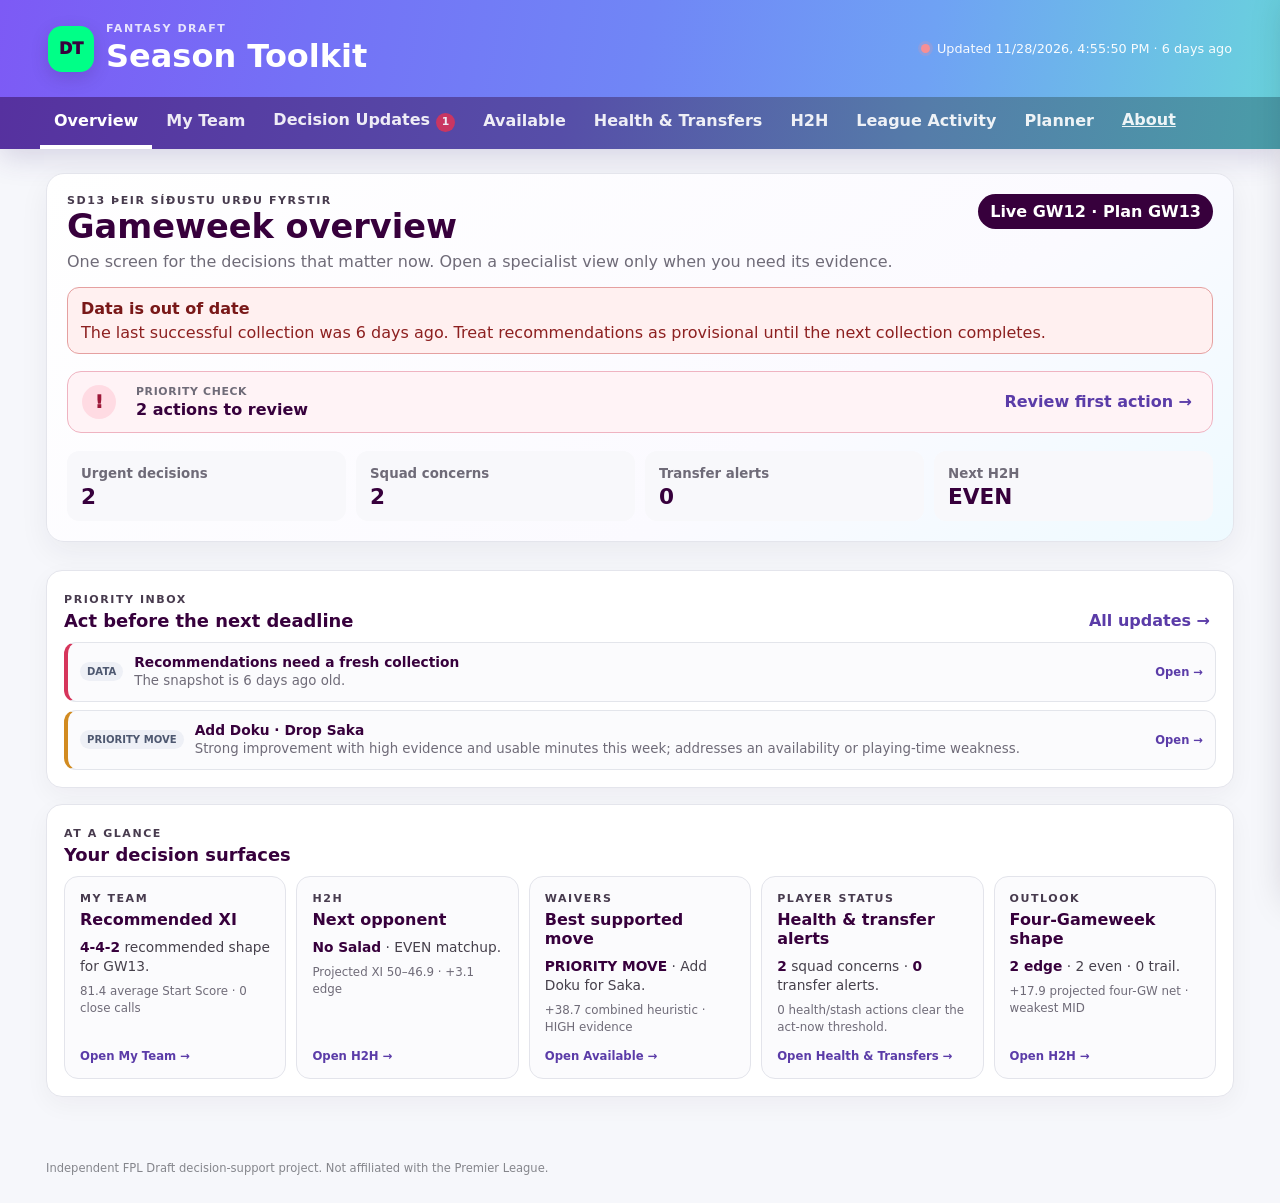
<file: public/index.html>
<!doctype html>
<html lang="en">
<head>
  <meta charset="utf-8">
  <meta name="viewport" content="width=device-width, initial-scale=1">
  <meta name="theme-color" content="#6f86f6">
  <title>Draft Toolkit</title>
  <link rel="stylesheet" href="styles.css?v=20260910.2">
  <link rel="stylesheet" href="pitch-v2.css?v=20260821.2">
  <link rel="stylesheet" href="interaction.css">
  <link rel="stylesheet" href="recommended-xi.css?v=20260821.3">
  <link rel="stylesheet" href="planner-v07.css">
  <link rel="stylesheet" href="h2h-v08.css">
  <link rel="stylesheet" href="outcomes-v01.css?v=20260821.1">
  <link rel="stylesheet" href="h2h-outlook-v11.css?v=20260821.1">
  <link rel="stylesheet" href="h2h-visual-v12.css?v=20260822.2">
  <link rel="stylesheet" href="changefeed-v09.css?v=20260822.1">
  <link rel="stylesheet" href="decision-updates-v10.css?v=20260822.1">
  <link rel="stylesheet" href="injury-stash-v10.css?v=20260827.1">
  <link rel="stylesheet" href="overview-v1.css?v=20260827.1">
</head>
<body>
  <header class="masthead">
    <div class="masthead-inner">
      <div class="brand-wrap">
        <div class="brand-mark">DT</div>
        <div>
          <div class="eyebrow">Fantasy Draft</div>
          <h1>Season Toolkit</h1>
        </div>
      </div>
      <div id="updated" class="updated">Loading latest league snapshot…</div>
    </div>
    <nav class="primary-nav" aria-label="Toolkit navigation">
      <div class="primary-nav-inner">
        <button class="primary-link active" data-view="overview">Overview</button>
        <button class="primary-link" data-view="squad">My Team</button>
        <button class="primary-link" data-view="changes">Decision Updates</button>
        <button class="primary-link" data-view="available">Available</button>
        <button class="primary-link" data-view="injury">Health &amp; Transfers</button>
        <button class="primary-link" data-view="h2h">H2H</button>
        <button class="primary-link" data-view="activity">League Activity</button>
        <button class="primary-link" data-view="planner">Planner</button>
        <a class="primary-link" href="about.html">About</a>
      </div>
    </nav>
  </header>

  <main>
    <section id="hero" class="hero"></section>
    <section id="controls" class="controls"></section>
    <section id="content" class="content"></section>
  </main>

  <div id="drawer-backdrop" class="drawer-backdrop" hidden></div>
  <aside id="player-drawer" class="player-drawer" aria-hidden="true"></aside>

  <footer>Independent FPL Draft decision-support project. Not affiliated with the Premier League.</footer>
  <script src="app.js?v=20260921.3"></script>
  <script src="intelligence-v2.js"></script>
  <script src="outside-evidence-v01.js?v=0.1.0"></script>
  <script src="intelligence-v3.js?v=20261128.1"></script>
  <script src="waiver-v4.js?v=20260910.2"></script>
  <script src="recommended-xi.js?v=20260821.3"></script>
  <script src="planner-v07.js"></script>
  <script src="h2h-v08.js?v=20260921.3"></script>
  <script src="changefeed-v09.js?v=20260822.1"></script>
  <script src="injury-stash-v10.js?v=20260827.2"></script>
  <script src="overview-v1.js?v=20260910.1"></script>
  <script>SORT = 'swap';</script>
  <script src="search-fix.js"></script>
  <script src="interaction.js"></script>
</body>
</html>
</file>
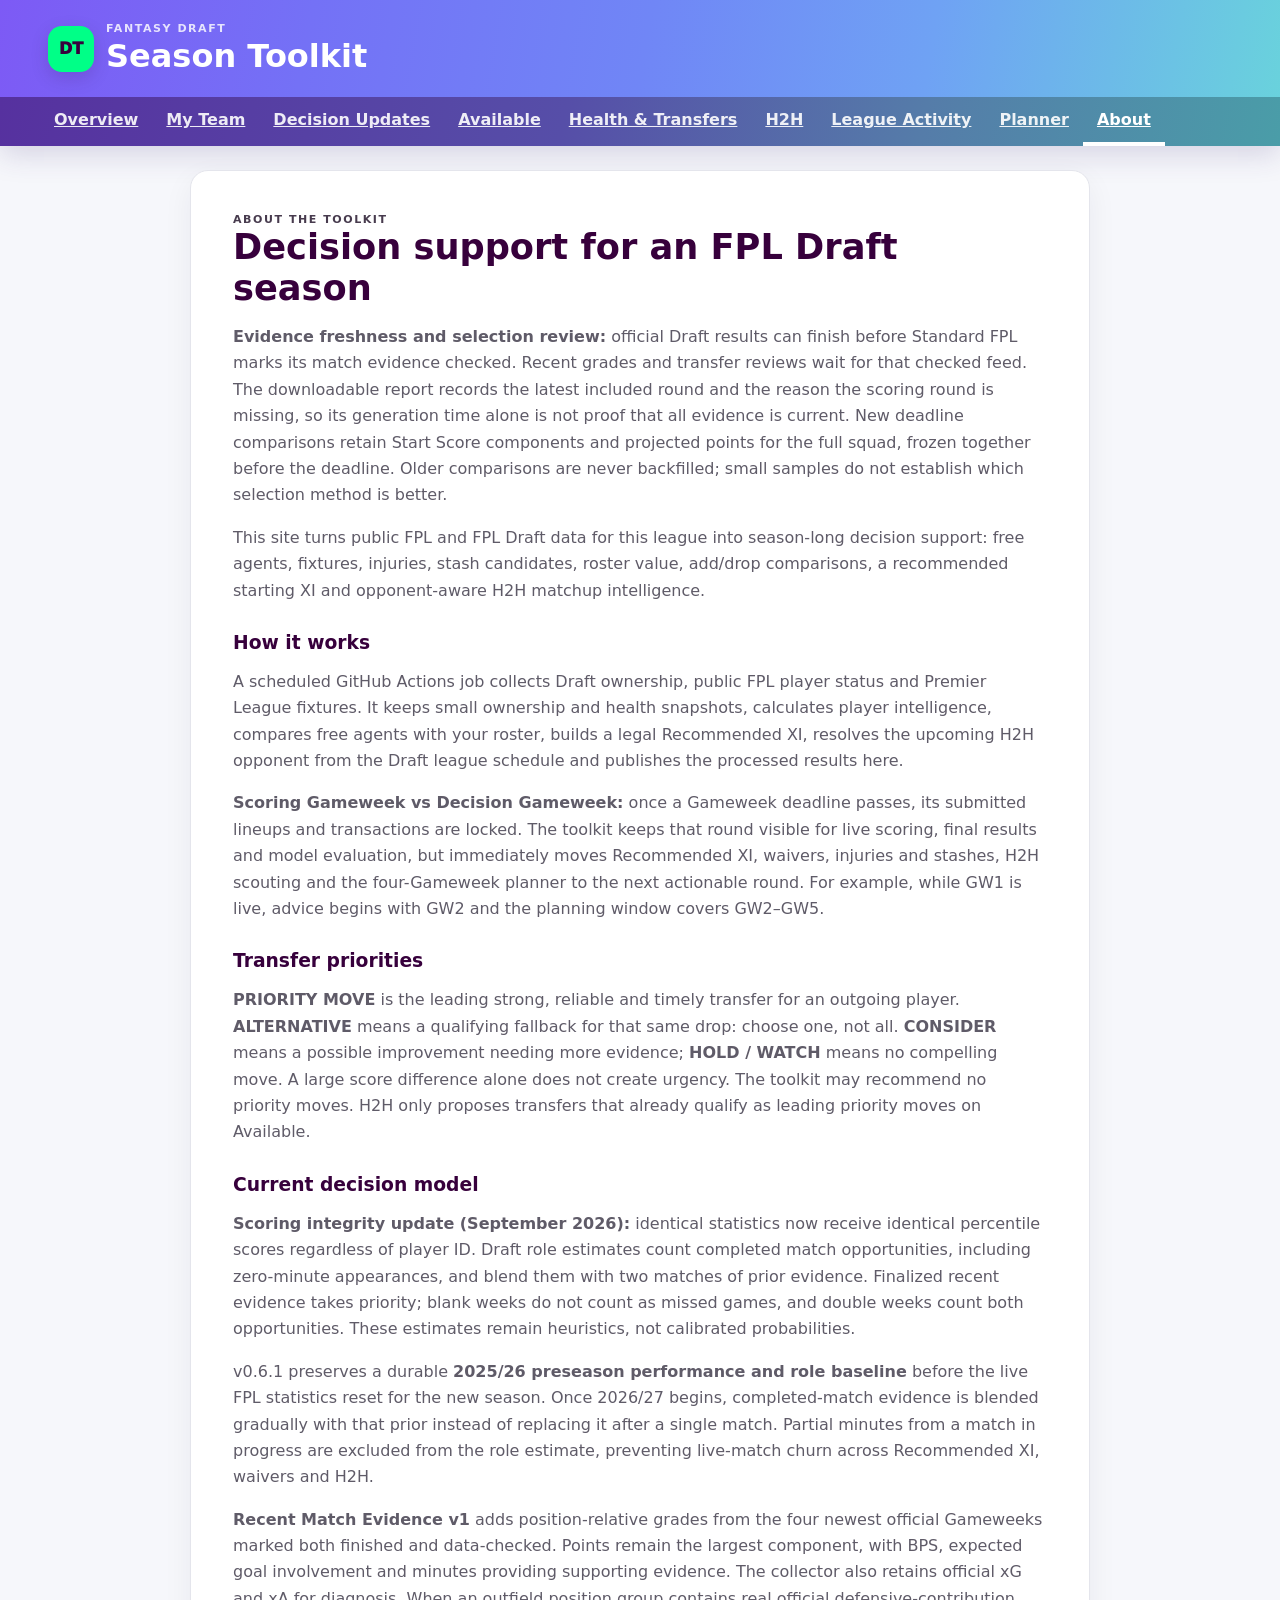
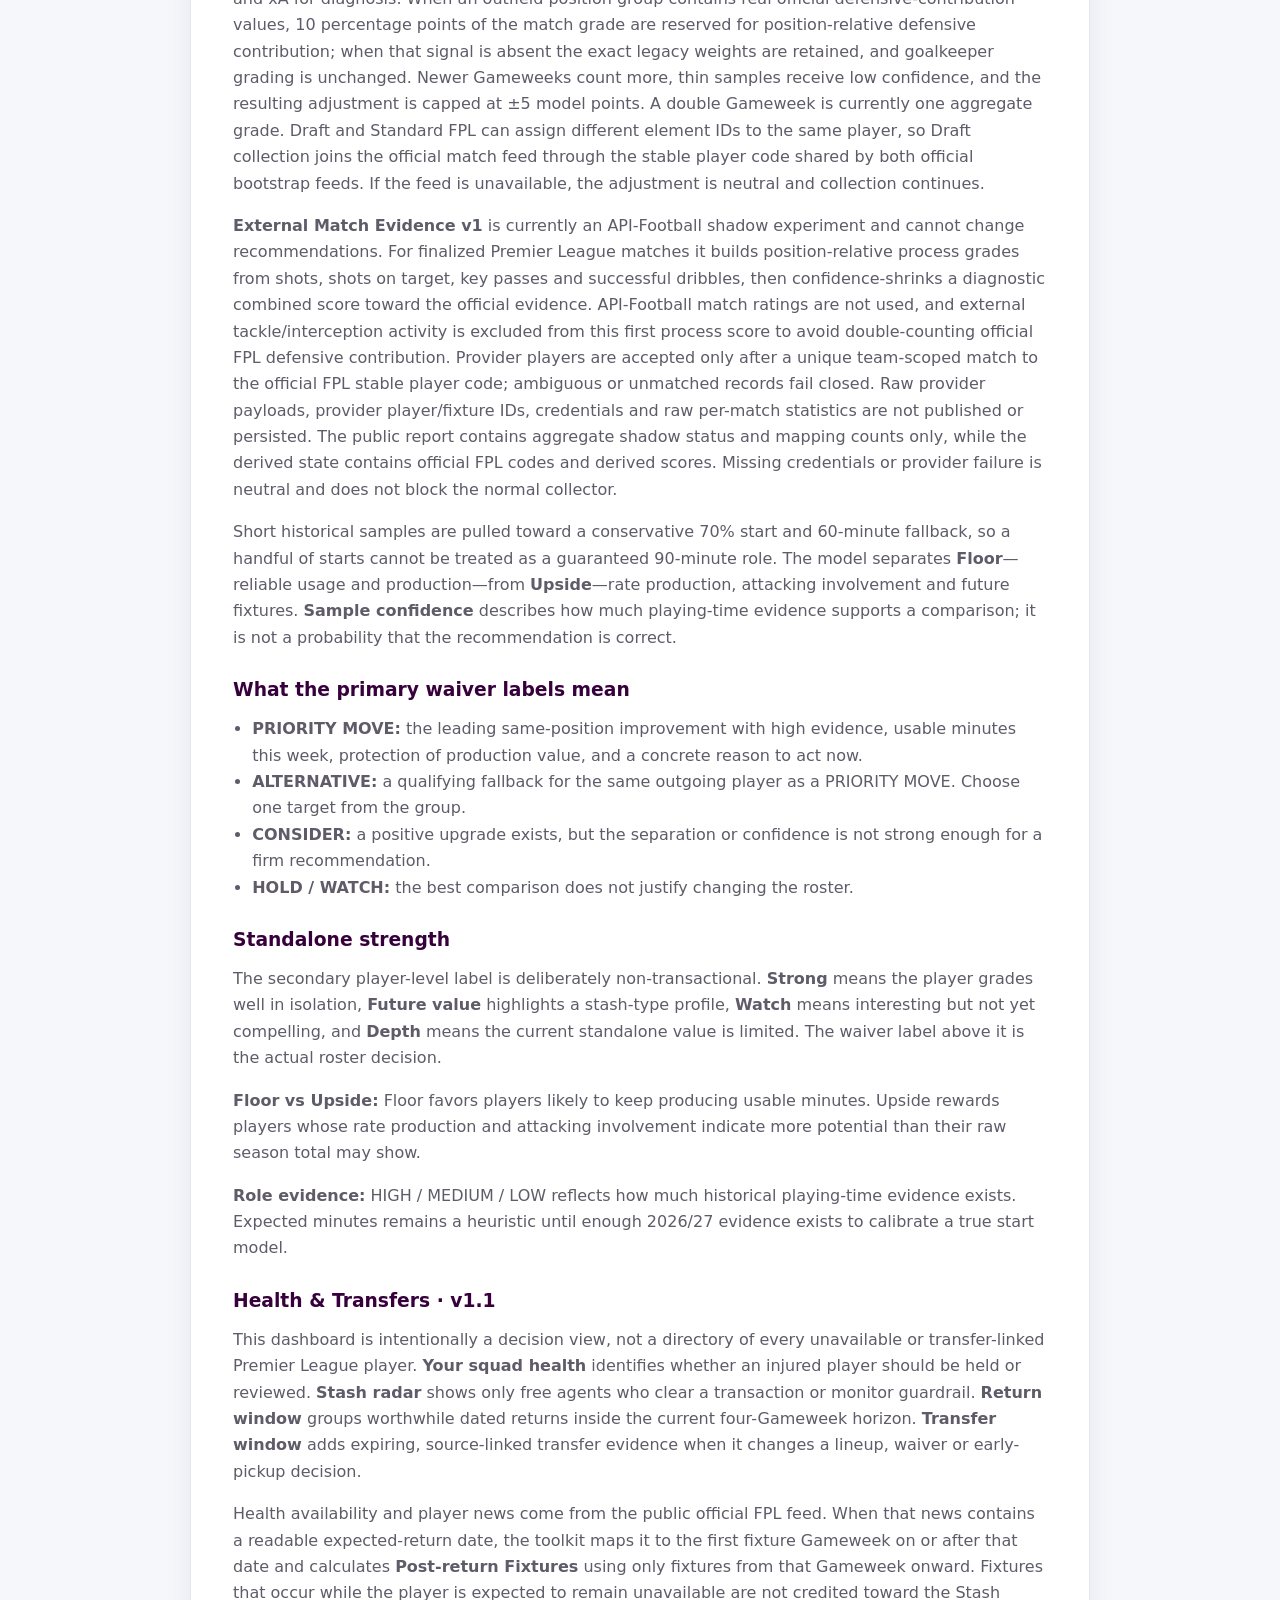
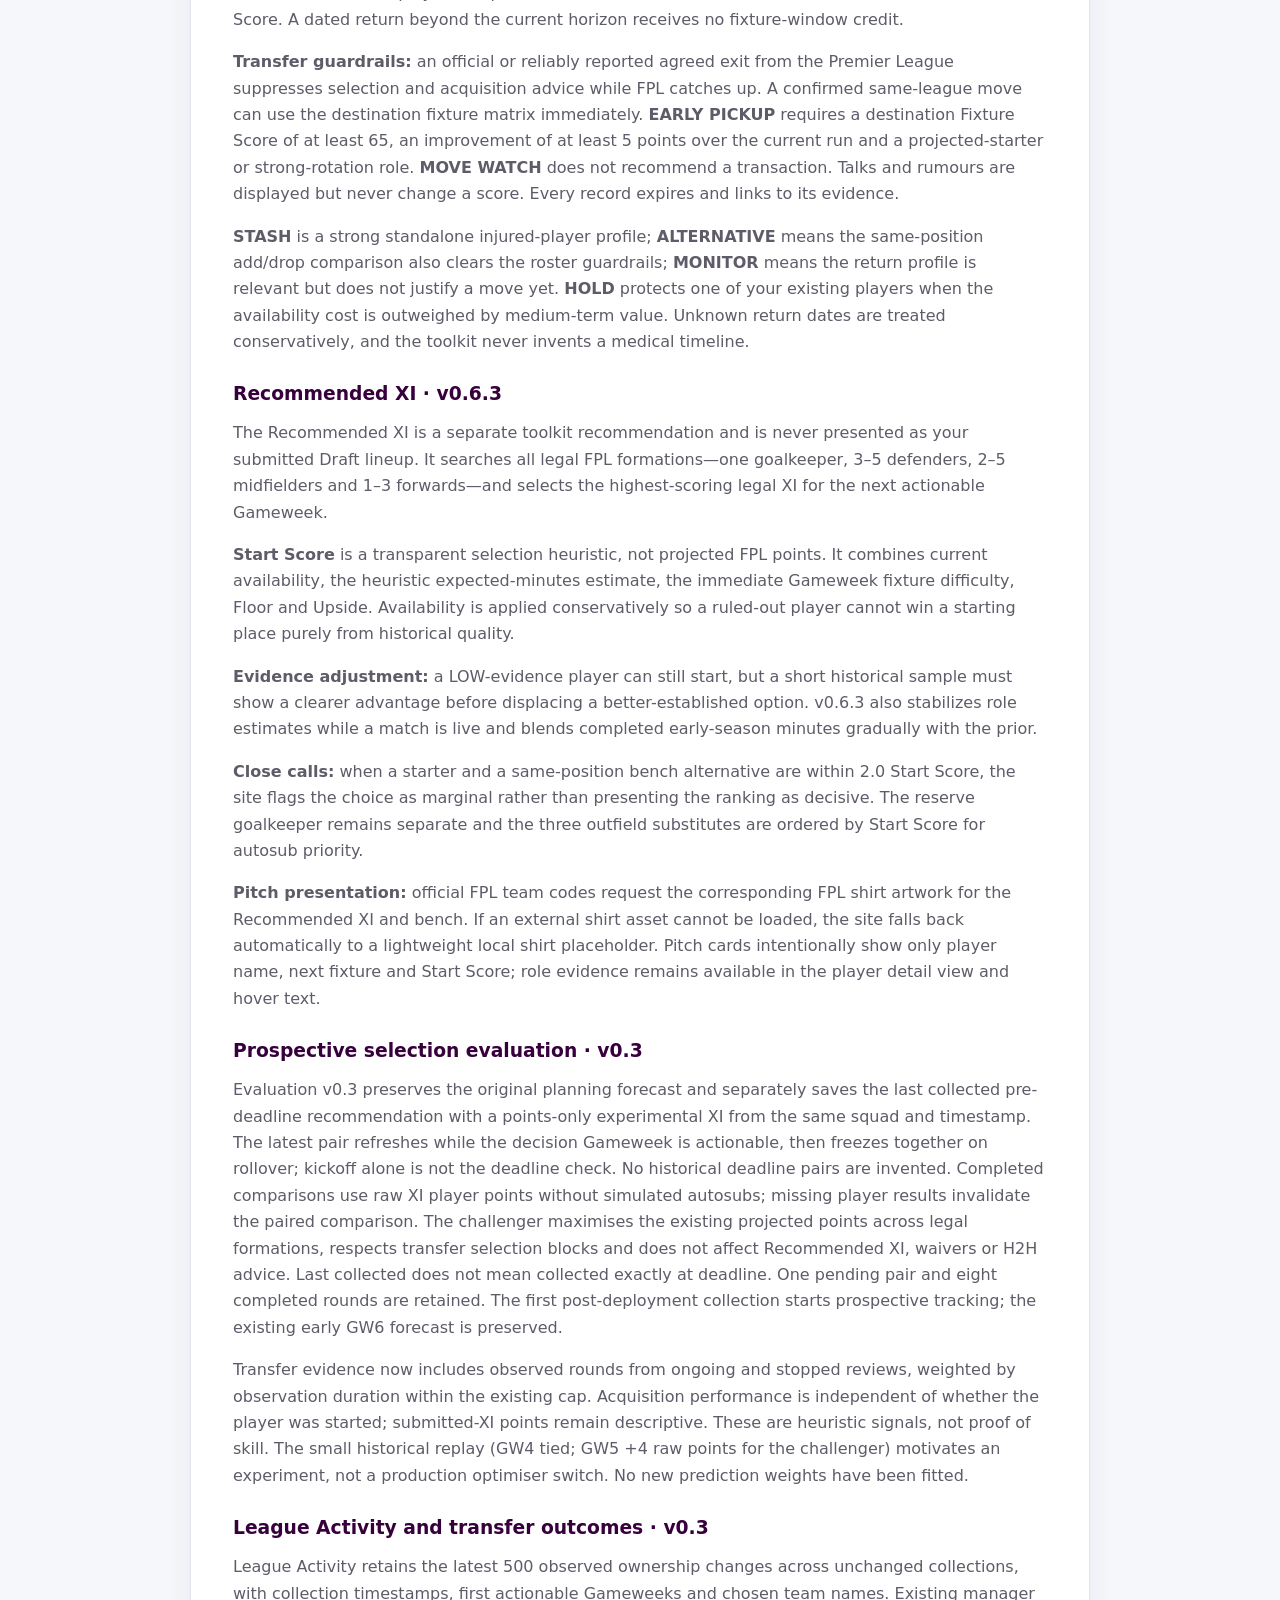
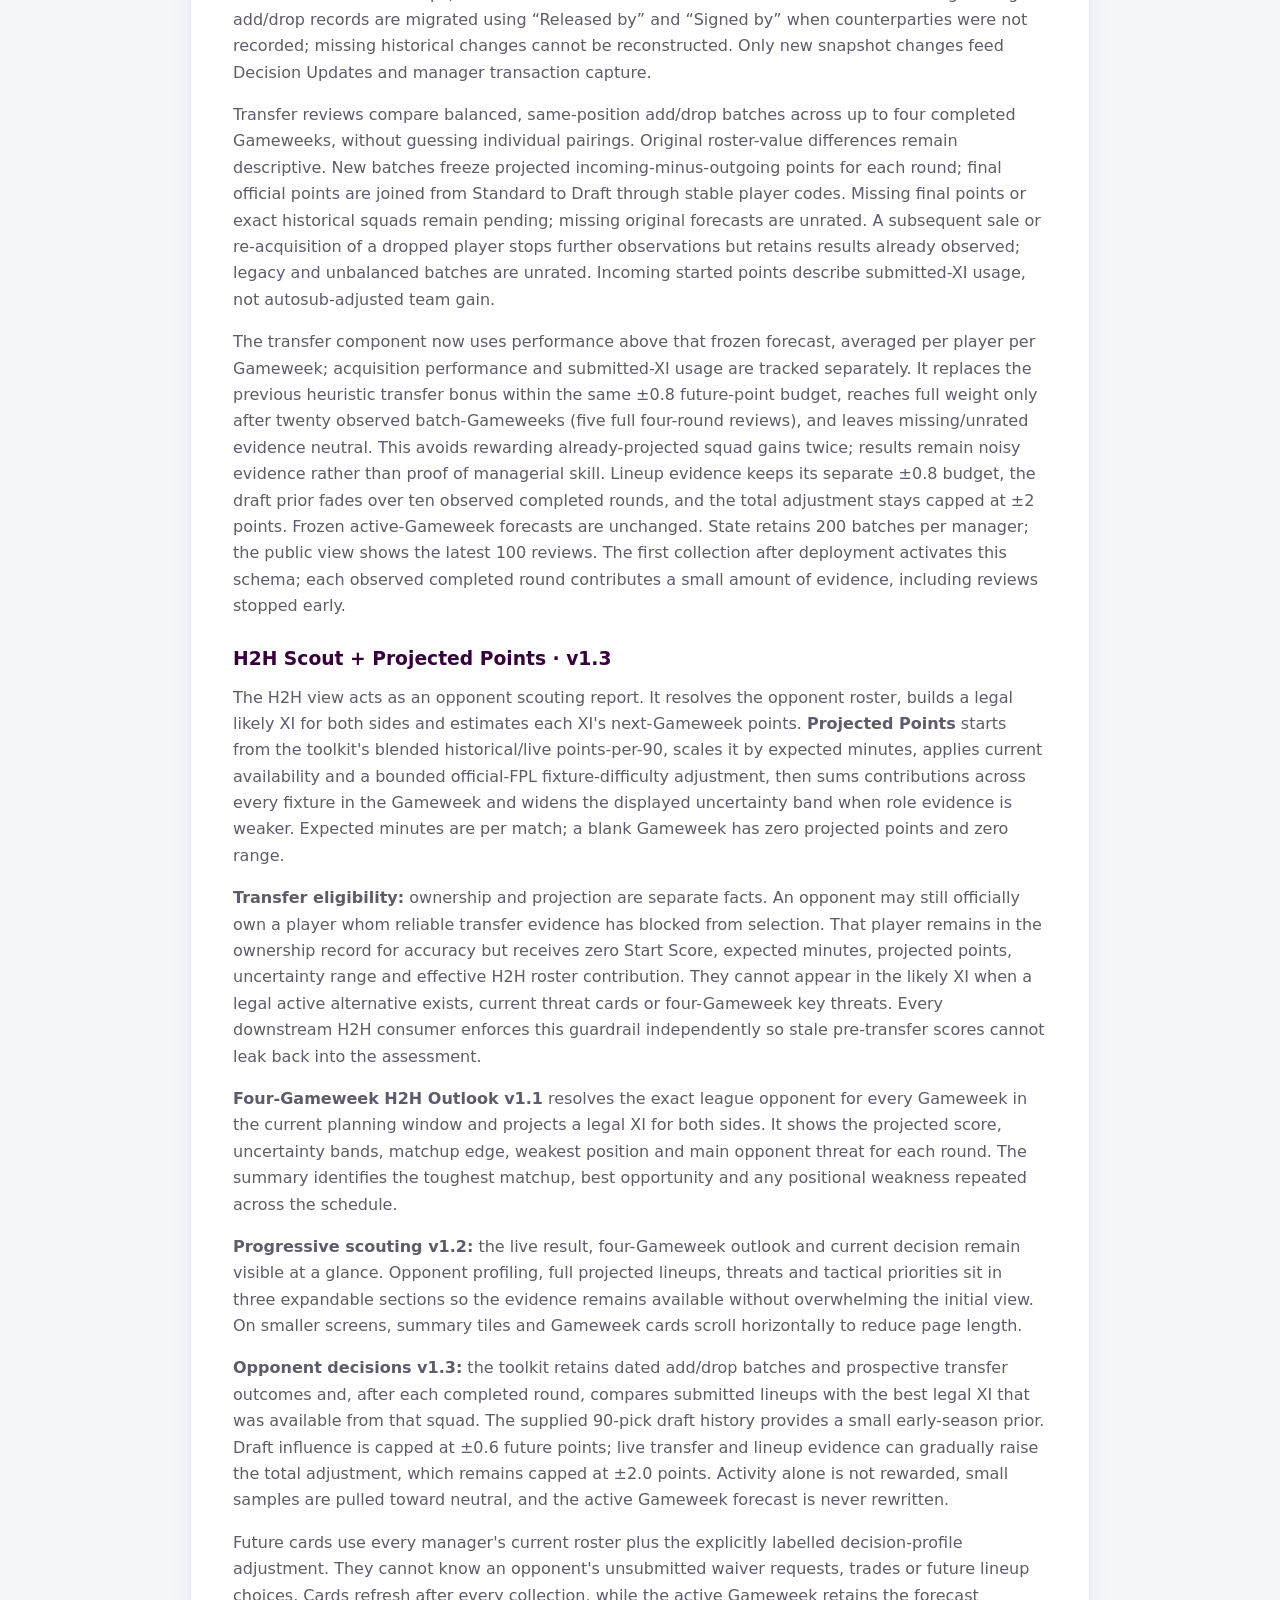
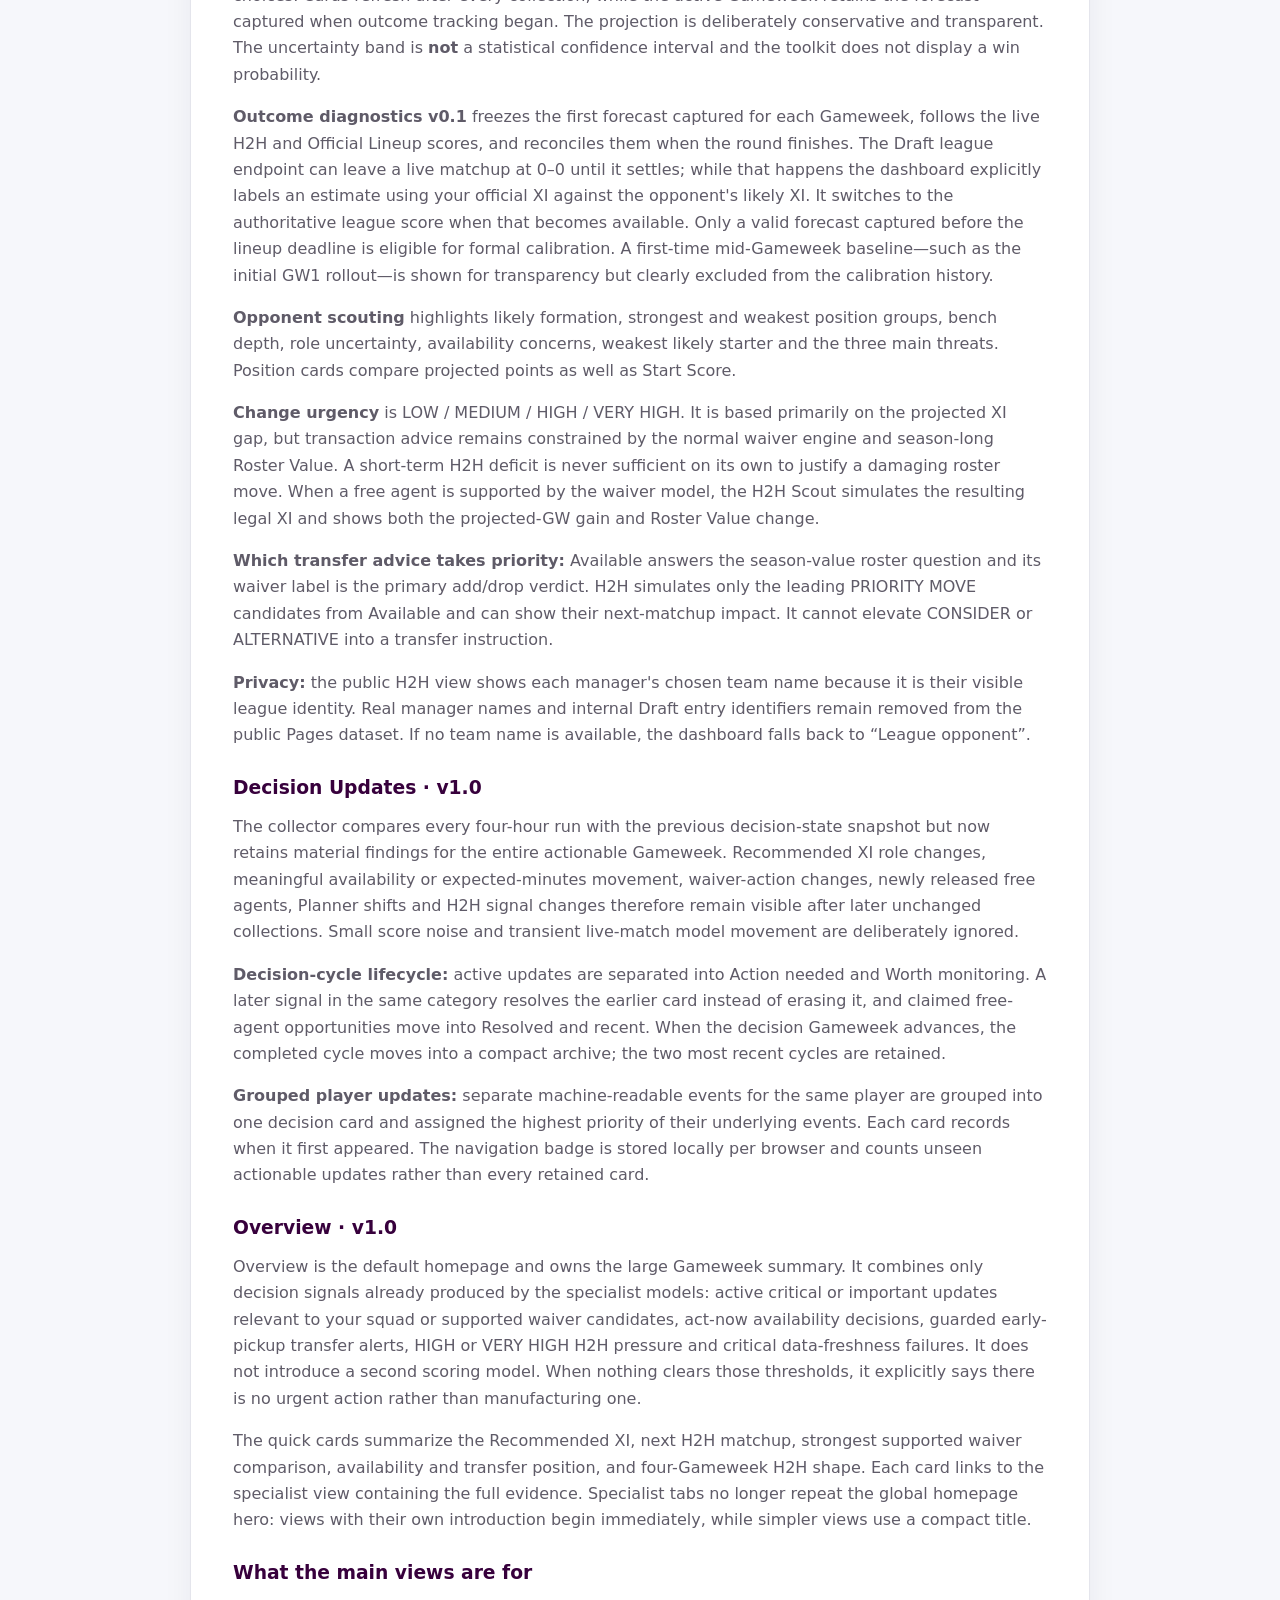
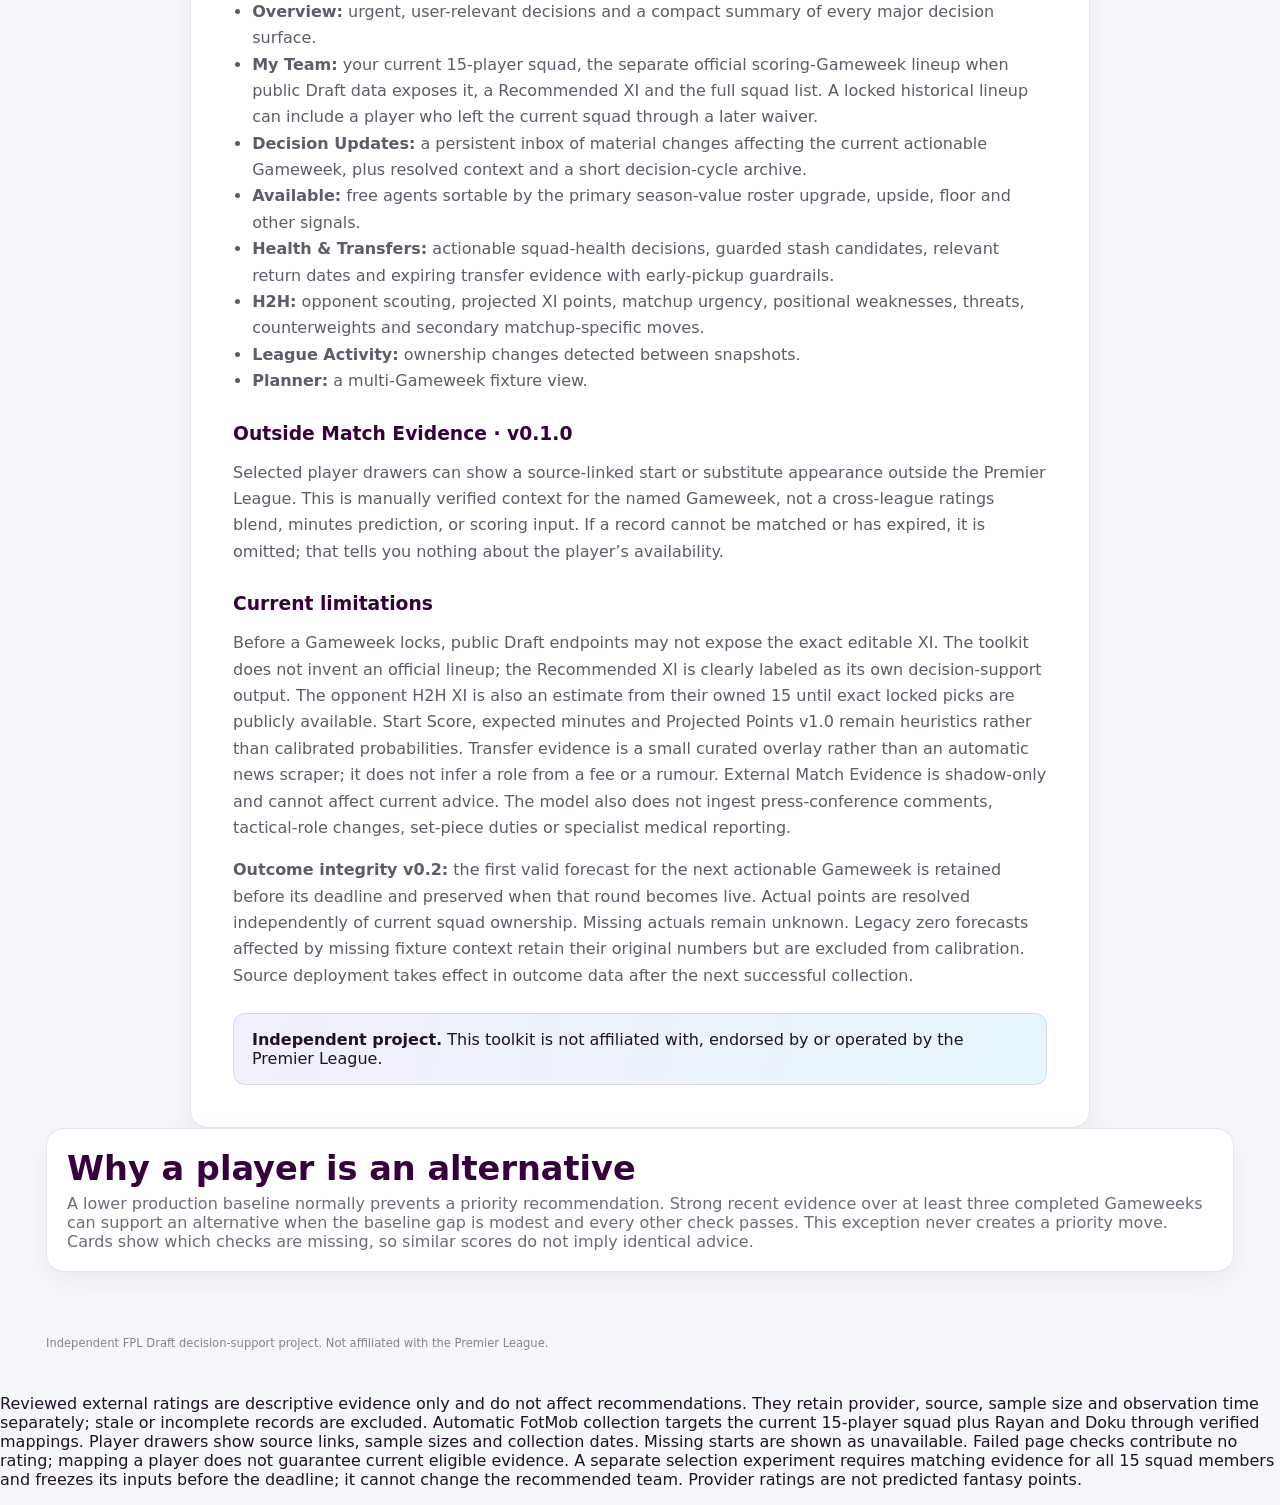
<file: public/about.html>
<!doctype html>
<html lang="en">
<head><meta charset="utf-8"><meta name="viewport" content="width=device-width, initial-scale=1"><meta name="theme-color" content="#6f86f6"><title>About · Draft Toolkit</title><link rel="stylesheet" href="styles.css"><link rel="stylesheet" href="pitch-v2.css"><link rel="stylesheet" href="interaction.css"></head>
<body>
<header class="masthead"><div class="masthead-inner"><div class="brand-wrap"><div class="brand-mark">DT</div><div><div class="eyebrow">Fantasy Draft</div><h1>Season Toolkit</h1></div></div></div><nav class="primary-nav" aria-label="Toolkit navigation"><div class="primary-nav-inner"><a class="primary-link" href="index.html#overview">Overview</a><a class="primary-link" href="index.html#squad">My Team</a><a class="primary-link" href="index.html#changes">Decision Updates</a><a class="primary-link" href="index.html#available">Available</a><a class="primary-link" href="index.html#injury">Health &amp; Transfers</a><a class="primary-link" href="index.html#h2h">H2H</a><a class="primary-link" href="index.html#activity">League Activity</a><a class="primary-link" href="index.html#planner">Planner</a><a class="primary-link active" href="about.html" aria-current="page">About</a></div></nav></header>
<main><section class="about-shell">
<div class="eyebrow">About the toolkit</div><h2>Decision support for an FPL Draft season</h2>
<p><strong>Evidence freshness and selection review:</strong> official Draft results can finish before Standard FPL marks its match evidence checked. Recent grades and transfer reviews wait for that checked feed. The downloadable report records the latest included round and the reason the scoring round is missing, so its generation time alone is not proof that all evidence is current. New deadline comparisons retain Start Score components and projected points for the full squad, frozen together before the deadline. Older comparisons are never backfilled; small samples do not establish which selection method is better.</p>
<p>This site turns public FPL and FPL Draft data for this league into season-long decision support: free agents, fixtures, injuries, stash candidates, roster value, add/drop comparisons, a recommended starting XI and opponent-aware H2H matchup intelligence.</p>
<h3>How it works</h3><p>A scheduled GitHub Actions job collects Draft ownership, public FPL player status and Premier League fixtures. It keeps small ownership and health snapshots, calculates player intelligence, compares free agents with your roster, builds a legal Recommended XI, resolves the upcoming H2H opponent from the Draft league schedule and publishes the processed results here.</p><p><strong>Scoring Gameweek vs Decision Gameweek:</strong> once a Gameweek deadline passes, its submitted lineups and transactions are locked. The toolkit keeps that round visible for live scoring, final results and model evaluation, but immediately moves Recommended XI, waivers, injuries and stashes, H2H scouting and the four-Gameweek planner to the next actionable round. For example, while GW1 is live, advice begins with GW2 and the planning window covers GW2–GW5.</p>
<h3>Transfer priorities</h3><p><strong>PRIORITY MOVE</strong> is the leading strong, reliable and timely transfer for an outgoing player. <strong>ALTERNATIVE</strong> means a qualifying fallback for that same drop: choose one, not all. <strong>CONSIDER</strong> means a possible improvement needing more evidence; <strong>HOLD / WATCH</strong> means no compelling move. A large score difference alone does not create urgency. The toolkit may recommend no priority moves. H2H only proposes transfers that already qualify as leading priority moves on Available.</p><h3>Current decision model</h3><p><strong>Scoring integrity update (September 2026):</strong> identical statistics now receive identical percentile scores regardless of player ID. Draft role estimates count completed match opportunities, including zero-minute appearances, and blend them with two matches of prior evidence. Finalized recent evidence takes priority; blank weeks do not count as missed games, and double weeks count both opportunities. These estimates remain heuristics, not calibrated probabilities.</p><p>v0.6.1 preserves a durable <strong>2025/26 preseason performance and role baseline</strong> before the live FPL statistics reset for the new season. Once 2026/27 begins, completed-match evidence is blended gradually with that prior instead of replacing it after a single match. Partial minutes from a match in progress are excluded from the role estimate, preventing live-match churn across Recommended XI, waivers and H2H.</p><p><strong>Recent Match Evidence v1</strong> adds position-relative grades from the four newest official Gameweeks marked both finished and data-checked. Points remain the largest component, with BPS, expected goal involvement and minutes providing supporting evidence. The collector also retains official xG and xA for diagnosis. When an outfield position group contains real official defensive-contribution values, 10 percentage points of the match grade are reserved for position-relative defensive contribution; when that signal is absent the exact legacy weights are retained, and goalkeeper grading is unchanged. Newer Gameweeks count more, thin samples receive low confidence, and the resulting adjustment is capped at ±5 model points. A double Gameweek is currently one aggregate grade. Draft and Standard FPL can assign different element IDs to the same player, so Draft collection joins the official match feed through the stable player code shared by both official bootstrap feeds. If the feed is unavailable, the adjustment is neutral and collection continues.</p><p><strong>External Match Evidence v1</strong> is currently an API-Football shadow experiment and cannot change recommendations. For finalized Premier League matches it builds position-relative process grades from shots, shots on target, key passes and successful dribbles, then confidence-shrinks a diagnostic combined score toward the official evidence. API-Football match ratings are not used, and external tackle/interception activity is excluded from this first process score to avoid double-counting official FPL defensive contribution. Provider players are accepted only after a unique team-scoped match to the official FPL stable player code; ambiguous or unmatched records fail closed. Raw provider payloads, provider player/fixture IDs, credentials and raw per-match statistics are not published or persisted. The public report contains aggregate shadow status and mapping counts only, while the derived state contains official FPL codes and derived scores. Missing credentials or provider failure is neutral and does not block the normal collector.</p><p>Short historical samples are pulled toward a conservative 70% start and 60-minute fallback, so a handful of starts cannot be treated as a guaranteed 90-minute role. The model separates <strong>Floor</strong>—reliable usage and production—from <strong>Upside</strong>—rate production, attacking involvement and future fixtures. <strong>Sample confidence</strong> describes how much playing-time evidence supports a comparison; it is not a probability that the recommendation is correct.</p>
<h3>What the primary waiver labels mean</h3><ul><li><strong>PRIORITY MOVE:</strong> the leading same-position improvement with high evidence, usable minutes this week, protection of production value, and a concrete reason to act now.</li><li><strong>ALTERNATIVE:</strong> a qualifying fallback for the same outgoing player as a PRIORITY MOVE. Choose one target from the group.</li><li><strong>CONSIDER:</strong> a positive upgrade exists, but the separation or confidence is not strong enough for a firm recommendation.</li><li><strong>HOLD / WATCH:</strong> the best comparison does not justify changing the roster.</li></ul>
<h3>Standalone strength</h3><p>The secondary player-level label is deliberately non-transactional. <strong>Strong</strong> means the player grades well in isolation, <strong>Future value</strong> highlights a stash-type profile, <strong>Watch</strong> means interesting but not yet compelling, and <strong>Depth</strong> means the current standalone value is limited. The waiver label above it is the actual roster decision.</p>
<p><strong>Floor vs Upside:</strong> Floor favors players likely to keep producing usable minutes. Upside rewards players whose rate production and attacking involvement indicate more potential than their raw season total may show.</p>
<p><strong>Role evidence:</strong> HIGH / MEDIUM / LOW reflects how much historical playing-time evidence exists. Expected minutes remains a heuristic until enough 2026/27 evidence exists to calibrate a true start model.</p>
<h3>Health &amp; Transfers · v1.1</h3><p>This dashboard is intentionally a decision view, not a directory of every unavailable or transfer-linked Premier League player. <strong>Your squad health</strong> identifies whether an injured player should be held or reviewed. <strong>Stash radar</strong> shows only free agents who clear a transaction or monitor guardrail. <strong>Return window</strong> groups worthwhile dated returns inside the current four-Gameweek horizon. <strong>Transfer window</strong> adds expiring, source-linked transfer evidence when it changes a lineup, waiver or early-pickup decision.</p><p>Health availability and player news come from the public official FPL feed. When that news contains a readable expected-return date, the toolkit maps it to the first fixture Gameweek on or after that date and calculates <strong>Post-return Fixtures</strong> using only fixtures from that Gameweek onward. Fixtures that occur while the player is expected to remain unavailable are not credited toward the Stash Score. A dated return beyond the current horizon receives no fixture-window credit.</p><p><strong>Transfer guardrails:</strong> an official or reliably reported agreed exit from the Premier League suppresses selection and acquisition advice while FPL catches up. A confirmed same-league move can use the destination fixture matrix immediately. <strong>EARLY PICKUP</strong> requires a destination Fixture Score of at least 65, an improvement of at least 5 points over the current run and a projected-starter or strong-rotation role. <strong>MOVE WATCH</strong> does not recommend a transaction. Talks and rumours are displayed but never change a score. Every record expires and links to its evidence.</p><p><strong>STASH</strong> is a strong standalone injured-player profile; <strong>ALTERNATIVE</strong> means the same-position add/drop comparison also clears the roster guardrails; <strong>MONITOR</strong> means the return profile is relevant but does not justify a move yet. <strong>HOLD</strong> protects one of your existing players when the availability cost is outweighed by medium-term value. Unknown return dates are treated conservatively, and the toolkit never invents a medical timeline.</p>
<h3>Recommended XI · v0.6.3</h3><p>The Recommended XI is a separate toolkit recommendation and is never presented as your submitted Draft lineup. It searches all legal FPL formations—one goalkeeper, 3–5 defenders, 2–5 midfielders and 1–3 forwards—and selects the highest-scoring legal XI for the next actionable Gameweek.</p><p><strong>Start Score</strong> is a transparent selection heuristic, not projected FPL points. It combines current availability, the heuristic expected-minutes estimate, the immediate Gameweek fixture difficulty, Floor and Upside. Availability is applied conservatively so a ruled-out player cannot win a starting place purely from historical quality.</p><p><strong>Evidence adjustment:</strong> a LOW-evidence player can still start, but a short historical sample must show a clearer advantage before displacing a better-established option. v0.6.3 also stabilizes role estimates while a match is live and blends completed early-season minutes gradually with the prior.</p><p><strong>Close calls:</strong> when a starter and a same-position bench alternative are within 2.0 Start Score, the site flags the choice as marginal rather than presenting the ranking as decisive. The reserve goalkeeper remains separate and the three outfield substitutes are ordered by Start Score for autosub priority.</p><p><strong>Pitch presentation:</strong> official FPL team codes request the corresponding FPL shirt artwork for the Recommended XI and bench. If an external shirt asset cannot be loaded, the site falls back automatically to a lightweight local shirt placeholder. Pitch cards intentionally show only player name, next fixture and Start Score; role evidence remains available in the player detail view and hover text.</p>
<h3>Prospective selection evaluation · v0.3</h3><p>Evaluation v0.3 preserves the original planning forecast and separately saves the last collected pre-deadline recommendation with a points-only experimental XI from the same squad and timestamp. The latest pair refreshes while the decision Gameweek is actionable, then freezes together on rollover; kickoff alone is not the deadline check. No historical deadline pairs are invented. Completed comparisons use raw XI player points without simulated autosubs; missing player results invalidate the paired comparison. The challenger maximises the existing projected points across legal formations, respects transfer selection blocks and does not affect Recommended XI, waivers or H2H advice. Last collected does not mean collected exactly at deadline. One pending pair and eight completed rounds are retained. The first post-deployment collection starts prospective tracking; the existing early GW6 forecast is preserved.</p><p>Transfer evidence now includes observed rounds from ongoing and stopped reviews, weighted by observation duration within the existing cap. Acquisition performance is independent of whether the player was started; submitted-XI points remain descriptive. These are heuristic signals, not proof of skill. The small historical replay (GW4 tied; GW5 +4 raw points for the challenger) motivates an experiment, not a production optimiser switch. No new prediction weights have been fitted.</p>
<h3>League Activity and transfer outcomes · v0.3</h3><p>League Activity retains the latest 500 observed ownership changes across unchanged collections, with collection timestamps, first actionable Gameweeks and chosen team names. Existing manager add/drop records are migrated using “Released by” and “Signed by” when counterparties were not recorded; missing historical changes cannot be reconstructed. Only new snapshot changes feed Decision Updates and manager transaction capture.</p><p>Transfer reviews compare balanced, same-position add/drop batches across up to four completed Gameweeks, without guessing individual pairings. Original roster-value differences remain descriptive. New batches freeze projected incoming-minus-outgoing points for each round; final official points are joined from Standard to Draft through stable player codes. Missing final points or exact historical squads remain pending; missing original forecasts are unrated. A subsequent sale or re-acquisition of a dropped player stops further observations but retains results already observed; legacy and unbalanced batches are unrated. Incoming started points describe submitted-XI usage, not autosub-adjusted team gain.</p><p>The transfer component now uses performance above that frozen forecast, averaged per player per Gameweek; acquisition performance and submitted-XI usage are tracked separately. It replaces the previous heuristic transfer bonus within the same ±0.8 future-point budget, reaches full weight only after twenty observed batch-Gameweeks (five full four-round reviews), and leaves missing/unrated evidence neutral. This avoids rewarding already-projected squad gains twice; results remain noisy evidence rather than proof of managerial skill. Lineup evidence keeps its separate ±0.8 budget, the draft prior fades over ten observed completed rounds, and the total adjustment stays capped at ±2 points. Frozen active-Gameweek forecasts are unchanged. State retains 200 batches per manager; the public view shows the latest 100 reviews. The first collection after deployment activates this schema; each observed completed round contributes a small amount of evidence, including reviews stopped early.</p>
<h3>H2H Scout + Projected Points · v1.3</h3><p>The H2H view acts as an opponent scouting report. It resolves the opponent roster, builds a legal likely XI for both sides and estimates each XI's next-Gameweek points. <strong>Projected Points</strong> starts from the toolkit's blended historical/live points-per-90, scales it by expected minutes, applies current availability and a bounded official-FPL fixture-difficulty adjustment, then sums contributions across every fixture in the Gameweek and widens the displayed uncertainty band when role evidence is weaker. Expected minutes are per match; a blank Gameweek has zero projected points and zero range.</p><p><strong>Transfer eligibility:</strong> ownership and projection are separate facts. An opponent may still officially own a player whom reliable transfer evidence has blocked from selection. That player remains in the ownership record for accuracy but receives zero Start Score, expected minutes, projected points, uncertainty range and effective H2H roster contribution. They cannot appear in the likely XI when a legal active alternative exists, current threat cards or four-Gameweek key threats. Every downstream H2H consumer enforces this guardrail independently so stale pre-transfer scores cannot leak back into the assessment.</p><p><strong>Four-Gameweek H2H Outlook v1.1</strong> resolves the exact league opponent for every Gameweek in the current planning window and projects a legal XI for both sides. It shows the projected score, uncertainty bands, matchup edge, weakest position and main opponent threat for each round. The summary identifies the toughest matchup, best opportunity and any positional weakness repeated across the schedule.</p><p><strong>Progressive scouting v1.2:</strong> the live result, four-Gameweek outlook and current decision remain visible at a glance. Opponent profiling, full projected lineups, threats and tactical priorities sit in three expandable sections so the evidence remains available without overwhelming the initial view. On smaller screens, summary tiles and Gameweek cards scroll horizontally to reduce page length.</p><p><strong>Opponent decisions v1.3:</strong> the toolkit retains dated add/drop batches and prospective transfer outcomes and, after each completed round, compares submitted lineups with the best legal XI that was available from that squad. The supplied 90-pick draft history provides a small early-season prior. Draft influence is capped at ±0.6 future points; live transfer and lineup evidence can gradually raise the total adjustment, which remains capped at ±2.0 points. Activity alone is not rewarded, small samples are pulled toward neutral, and the active Gameweek forecast is never rewritten.</p><p>Future cards use every manager's current roster plus the explicitly labelled decision-profile adjustment. They cannot know an opponent's unsubmitted waiver requests, trades or future lineup choices. Cards refresh after every collection, while the active Gameweek retains the forecast captured when outcome tracking began. The projection is deliberately conservative and transparent. The uncertainty band is <strong>not</strong> a statistical confidence interval and the toolkit does not display a win probability.</p><p><strong>Outcome diagnostics v0.1</strong> freezes the first forecast captured for each Gameweek, follows the live H2H and Official Lineup scores, and reconciles them when the round finishes. The Draft league endpoint can leave a live matchup at 0–0 until it settles; while that happens the dashboard explicitly labels an estimate using your official XI against the opponent's likely XI. It switches to the authoritative league score when that becomes available. Only a valid forecast captured before the lineup deadline is eligible for formal calibration. A first-time mid-Gameweek baseline—such as the initial GW1 rollout—is shown for transparency but clearly excluded from the calibration history.</p><p><strong>Opponent scouting</strong> highlights likely formation, strongest and weakest position groups, bench depth, role uncertainty, availability concerns, weakest likely starter and the three main threats. Position cards compare projected points as well as Start Score.</p><p><strong>Change urgency</strong> is LOW / MEDIUM / HIGH / VERY HIGH. It is based primarily on the projected XI gap, but transaction advice remains constrained by the normal waiver engine and season-long Roster Value. A short-term H2H deficit is never sufficient on its own to justify a damaging roster move. When a free agent is supported by the waiver model, the H2H Scout simulates the resulting legal XI and shows both the projected-GW gain and Roster Value change.</p><p><strong>Which transfer advice takes priority:</strong> Available answers the season-value roster question and its waiver label is the primary add/drop verdict. H2H simulates only the leading PRIORITY MOVE candidates from Available and can show their next-matchup impact. It cannot elevate CONSIDER or ALTERNATIVE into a transfer instruction.</p><p><strong>Privacy:</strong> the public H2H view shows each manager's chosen team name because it is their visible league identity. Real manager names and internal Draft entry identifiers remain removed from the public Pages dataset. If no team name is available, the dashboard falls back to “League opponent”.</p>
<h3>Decision Updates · v1.0</h3><p>The collector compares every four-hour run with the previous decision-state snapshot but now retains material findings for the entire actionable Gameweek. Recommended XI role changes, meaningful availability or expected-minutes movement, waiver-action changes, newly released free agents, Planner shifts and H2H signal changes therefore remain visible after later unchanged collections. Small score noise and transient live-match model movement are deliberately ignored.</p><p><strong>Decision-cycle lifecycle:</strong> active updates are separated into Action needed and Worth monitoring. A later signal in the same category resolves the earlier card instead of erasing it, and claimed free-agent opportunities move into Resolved and recent. When the decision Gameweek advances, the completed cycle moves into a compact archive; the two most recent cycles are retained.</p><p><strong>Grouped player updates:</strong> separate machine-readable events for the same player are grouped into one decision card and assigned the highest priority of their underlying events. Each card records when it first appeared. The navigation badge is stored locally per browser and counts unseen actionable updates rather than every retained card.</p>
<h3>Overview · v1.0</h3><p>Overview is the default homepage and owns the large Gameweek summary. It combines only decision signals already produced by the specialist models: active critical or important updates relevant to your squad or supported waiver candidates, act-now availability decisions, guarded early-pickup transfer alerts, HIGH or VERY HIGH H2H pressure and critical data-freshness failures. It does not introduce a second scoring model. When nothing clears those thresholds, it explicitly says there is no urgent action rather than manufacturing one.</p><p>The quick cards summarize the Recommended XI, next H2H matchup, strongest supported waiver comparison, availability and transfer position, and four-Gameweek H2H shape. Each card links to the specialist view containing the full evidence. Specialist tabs no longer repeat the global homepage hero: views with their own introduction begin immediately, while simpler views use a compact title.</p>
<h3>What the main views are for</h3><ul><li><strong>Overview:</strong> urgent, user-relevant decisions and a compact summary of every major decision surface.</li><li><strong>My Team:</strong> your current 15-player squad, the separate official scoring-Gameweek lineup when public Draft data exposes it, a Recommended XI and the full squad list. A locked historical lineup can include a player who left the current squad through a later waiver.</li><li><strong>Decision Updates:</strong> a persistent inbox of material changes affecting the current actionable Gameweek, plus resolved context and a short decision-cycle archive.</li><li><strong>Available:</strong> free agents sortable by the primary season-value roster upgrade, upside, floor and other signals.</li><li><strong>Health &amp; Transfers:</strong> actionable squad-health decisions, guarded stash candidates, relevant return dates and expiring transfer evidence with early-pickup guardrails.</li><li><strong>H2H:</strong> opponent scouting, projected XI points, matchup urgency, positional weaknesses, threats, counterweights and secondary matchup-specific moves.</li><li><strong>League Activity:</strong> ownership changes detected between snapshots.</li><li><strong>Planner:</strong> a multi-Gameweek fixture view.</li></ul>
<h3>Outside Match Evidence · v0.1.0</h3><p>Selected player drawers can show a source-linked start or substitute appearance outside the Premier League. This is manually verified context for the named Gameweek, not a cross-league ratings blend, minutes prediction, or scoring input. If a record cannot be matched or has expired, it is omitted; that tells you nothing about the player’s availability.</p>
<h3>Current limitations</h3><p>Before a Gameweek locks, public Draft endpoints may not expose the exact editable XI. The toolkit does not invent an official lineup; the Recommended XI is clearly labeled as its own decision-support output. The opponent H2H XI is also an estimate from their owned 15 until exact locked picks are publicly available. Start Score, expected minutes and Projected Points v1.0 remain heuristics rather than calibrated probabilities. Transfer evidence is a small curated overlay rather than an automatic news scraper; it does not infer a role from a fee or a rumour. External Match Evidence is shadow-only and cannot affect current advice. The model also does not ingest press-conference comments, tactical-role changes, set-piece duties or specialist medical reporting.</p>
<p><strong>Outcome integrity v0.2:</strong> the first valid forecast for the next actionable Gameweek is retained before its deadline and preserved when that round becomes live. Actual points are resolved independently of current squad ownership. Missing actuals remain unknown. Legacy zero forecasts affected by missing fixture context retain their original numbers but are excluded from calibration. Source deployment takes effect in outcome data after the next successful collection.</p>
<div class="about-callout"><strong>Independent project.</strong> This toolkit is not affiliated with, endorsed by or operated by the Premier League.</div>
</section><section class="hero"><h2>Why a player is an alternative</h2><p>A lower production baseline normally prevents a priority recommendation. Strong recent evidence over at least three completed Gameweeks can support an alternative when the baseline gap is modest and every other check passes. This exception never creates a priority move. Cards show which checks are missing, so similar scores do not imply identical advice.</p></section></main><footer>Independent FPL Draft decision-support project. Not affiliated with the Premier League.</footer>
<p>Reviewed external ratings are descriptive evidence only and do not affect recommendations. They retain provider, source, sample size and observation time separately; stale or incomplete records are excluded. Automatic FotMob collection targets the current 15-player squad plus Rayan and Doku through verified mappings. Player drawers show source links, sample sizes and collection dates. Missing starts are shown as unavailable. Failed page checks contribute no rating; mapping a player does not guarantee current eligible evidence. A separate selection experiment requires matching evidence for all 15 squad members and freezes its inputs before the deadline; it cannot change the recommended team. Provider ratings are not predicted fantasy points.</p>
</body></html>
</file>
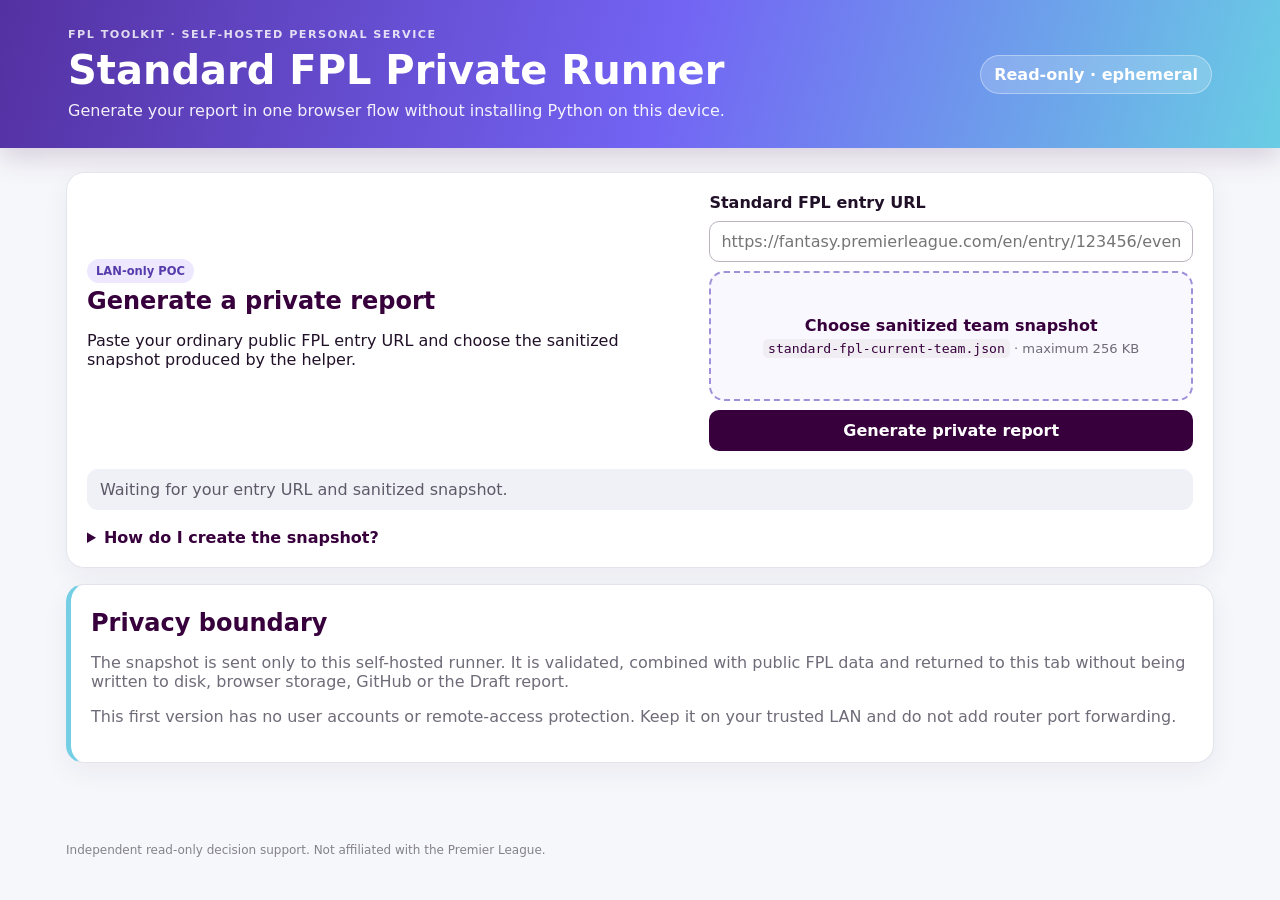
<file: public/standard-fpl-runner.html>
<!doctype html>
<html lang="en">
<head>
  <meta charset="utf-8">
  <meta name="viewport" content="width=device-width, initial-scale=1">
  <meta name="theme-color" content="#735ff3">
  <title>Standard FPL Private Runner</title>
  <link rel="stylesheet" href="standard-fpl-viewer.css">
</head>
<body>
  <header class="masthead">
    <div class="masthead-inner">
      <div>
        <p class="eyebrow">FPL Toolkit · Self-hosted personal service</p>
        <h1>Standard FPL Private Runner</h1>
        <p class="lede">Generate your report in one browser flow without installing Python on this device.</p>
      </div>
      <span class="private-pill">Read-only · ephemeral</span>
    </div>
  </header>

  <main>
    <section id="loader-card" class="card loader-card" aria-labelledby="loader-title">
      <div>
        <span class="tag">LAN-only POC</span>
        <h2 id="loader-title">Generate a private report</h2>
        <p>Paste your ordinary public FPL entry URL and choose the sanitized snapshot produced by the helper.</p>
      </div>
      <form id="snapshot-form" class="runner-form">
        <label for="entry-url"><strong>Standard FPL entry URL</strong></label>
        <input id="entry-url" name="entry_url" type="url" required autocomplete="off" spellcheck="false" placeholder="https://fantasy.premierleague.com/en/entry/123456/event/1">
        <label class="drop-zone" for="snapshot-file">
          <strong>Choose sanitized team snapshot</strong>
          <span><code>standard-fpl-current-team.json</code> · maximum 256 KB</span>
          <input id="snapshot-file" type="file" accept="application/json,.json" required>
        </label>
        <button id="generate-report" class="primary-button" type="submit">Generate private report</button>
      </form>
      <p id="loader-status" class="status" role="status">Waiting for your entry URL and sanitized snapshot.</p>
      <details>
        <summary>How do I create the snapshot?</summary>
        <ol>
          <li>Sign in to the official FPL site and open Pick Team.</li>
          <li>Use the toolkit’s two-stage private snapshot helper.</li>
          <li>Choose the downloaded <code>standard-fpl-current-team.json</code> here.</li>
        </ol>
      </details>
    </section>

    <section class="card privacy-card" aria-labelledby="privacy-title">
      <h2 id="privacy-title">Privacy boundary</h2>
      <p>The snapshot is sent only to this self-hosted runner. It is validated, combined with public FPL data and returned to this tab without being written to disk, browser storage, GitHub or the Draft report.</p>
      <p>This first version has no user accounts or remote-access protection. Keep it on your trusted LAN and do not add router port forwarding.</p>
    </section>

    <div id="dashboard" hidden>
      <section class="hero card">
        <div>
          <p class="eyebrow dark">Private Standard FPL report</p>
          <h2 id="team-name">Private team</h2>
          <p id="report-meta"></p>
        </div>
        <div class="hero-actions">
          <span id="gw-pill" class="gw-pill"></span>
          <button id="clear-report" class="secondary-button" type="button">Clear private report</button>
        </div>
      </section>

      <section id="summary-stats" class="stats" aria-label="Report summary"></section>

      <section class="card decision-card" aria-labelledby="decision-title">
        <div class="section-head"><div><p class="eyebrow dark">Transfer decision</p><h2 id="decision-title">Hold or transfer</h2></div><span id="decision-badge" class="decision-badge"></span></div>
        <p id="decision-summary" class="decision-summary"></p>
        <div id="decision-candidate"></div>
        <ul id="decision-reasons" class="reason-list"></ul>
      </section>

      <section class="card" aria-labelledby="lineup-title">
        <div class="section-head"><div><p class="eyebrow dark">Next actionable Gameweek</p><h2 id="lineup-title">Recommended XI</h2></div><span id="formation-pill" class="soft-pill"></span></div>
        <div id="captaincy" class="captaincy"></div>
        <div id="lineup-groups" class="lineup-groups"></div>
        <div><h3>Bench order</h3><div id="bench-row" class="player-row"></div></div>
      </section>

      <section class="card" aria-labelledby="outlook-title">
        <div class="section-head"><div><p class="eyebrow dark">Planning horizon</p><h2 id="outlook-title">Four-Gameweek squad outlook</h2></div></div>
        <div id="outlook-grid" class="outlook-grid"></div>
        <div id="usage-grid" class="usage-grid"></div>
      </section>

      <section class="card" aria-labelledby="candidates-title">
        <div class="section-head"><div><p class="eyebrow dark">Legal shortlist</p><h2 id="candidates-title">Top single transfers</h2></div></div>
        <div id="transfer-candidates" class="candidate-list"></div>
      </section>

      <section class="card" aria-labelledby="outcomes-title">
        <div class="section-head"><div><p class="eyebrow dark">Frozen decisions</p><h2 id="outcomes-title">Outcome tracking</h2></div></div>
        <div id="outcome-content"></div>
      </section>
    </div>
  </main>

  <footer>Independent read-only decision support. Not affiliated with the Premier League.</footer>
  <script src="standard-fpl-viewer.js"></script>
  <script src="standard-fpl-runner.js"></script>
</body>
</html>
</file>
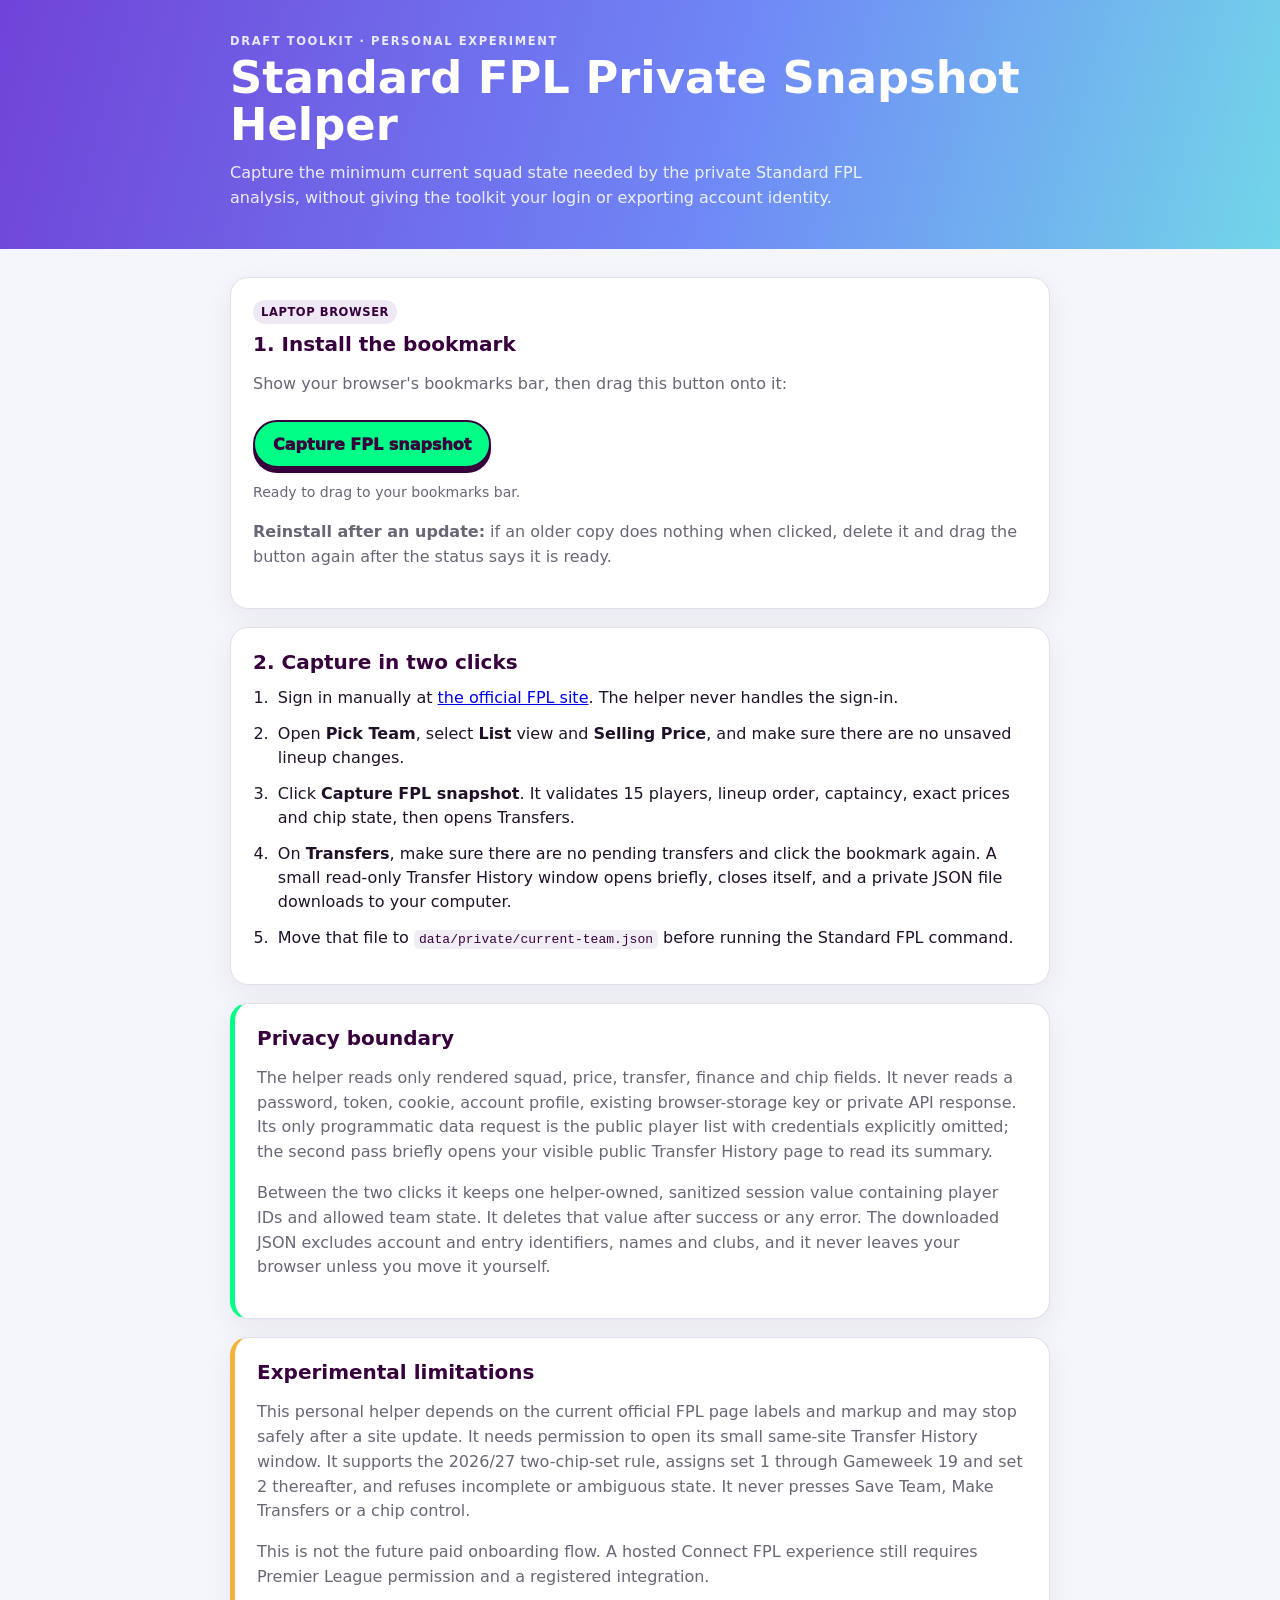
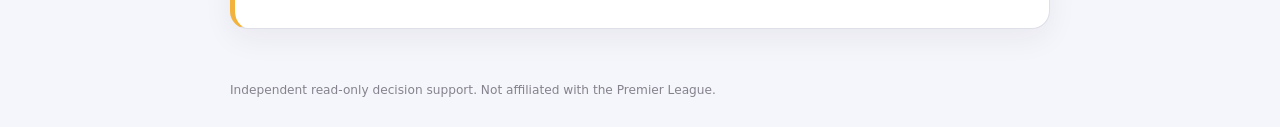
<file: public/standard-fpl-snapshot-helper.html>
<!doctype html>
<html lang="en">
<head>
  <meta charset="utf-8">
  <meta name="viewport" content="width=device-width, initial-scale=1">
  <meta name="theme-color" content="#6f86f6">
  <title>Standard FPL Private Snapshot Helper</title>
  <link rel="stylesheet" href="standard-fpl-snapshot-helper.css">
</head>
<body>
  <header class="masthead">
    <div class="masthead-inner">
      <p class="eyebrow">Draft Toolkit · Personal experiment</p>
      <h1>Standard FPL Private Snapshot Helper</h1>
      <p class="lede">Capture the minimum current squad state needed by the private Standard FPL analysis, without giving the toolkit your login or exporting account identity.</p>
    </div>
  </header>

  <main>
    <section class="card" aria-labelledby="install-title">
      <span class="tag">Laptop browser</span>
      <h2 id="install-title">1. Install the bookmark</h2>
      <p>Show your browser's bookmarks bar, then drag this button onto it:</p>
      <a id="bookmarklet-link" class="bookmarklet disabled" aria-disabled="true">Capture FPL snapshot</a>
      <p id="installer-status" role="status">Preparing the bookmark…</p>
      <p><strong>Reinstall after an update:</strong> if an older copy does nothing when clicked, delete it and drag the button again after the status says it is ready.</p>
    </section>

    <section class="card" aria-labelledby="capture-title">
      <h2 id="capture-title">2. Capture in two clicks</h2>
      <ol>
        <li>Sign in manually at <a href="https://fantasy.premierleague.com/en/my-team">the official FPL site</a>. The helper never handles the sign-in.</li>
        <li>Open <strong>Pick Team</strong>, select <strong>List</strong> view and <strong>Selling Price</strong>, and make sure there are no unsaved lineup changes.</li>
        <li>Click <strong>Capture FPL snapshot</strong>. It validates 15 players, lineup order, captaincy, exact prices and chip state, then opens Transfers.</li>
        <li>On <strong>Transfers</strong>, make sure there are no pending transfers and click the bookmark again. A small read-only Transfer History window opens briefly, closes itself, and a private JSON file downloads to your computer.</li>
        <li>Move that file to <code>data/private/current-team.json</code> before running the Standard FPL command.</li>
      </ol>
    </section>

    <section class="card privacy" aria-labelledby="privacy-title">
      <h2 id="privacy-title">Privacy boundary</h2>
      <p>The helper reads only rendered squad, price, transfer, finance and chip fields. It never reads a password, token, cookie, account profile, existing browser-storage key or private API response. Its only programmatic data request is the public player list with credentials explicitly omitted; the second pass briefly opens your visible public Transfer History page to read its summary.</p>
      <p>Between the two clicks it keeps one helper-owned, sanitized session value containing player IDs and allowed team state. It deletes that value after success or any error. The downloaded JSON excludes account and entry identifiers, names and clubs, and it never leaves your browser unless you move it yourself.</p>
    </section>

    <section class="card warning" aria-labelledby="limits-title">
      <h2 id="limits-title">Experimental limitations</h2>
      <p>This personal helper depends on the current official FPL page labels and markup and may stop safely after a site update. It needs permission to open its small same-site Transfer History window. It supports the 2026/27 two-chip-set rule, assigns set 1 through Gameweek 19 and set 2 thereafter, and refuses incomplete or ambiguous state. It never presses Save Team, Make Transfers or a chip control.</p>
      <p>This is not the future paid onboarding flow. A hosted Connect FPL experience still requires Premier League permission and a registered integration.</p>
    </section>
  </main>

  <footer>Independent read-only decision support. Not affiliated with the Premier League.</footer>
  <script src="standard-fpl-snapshot-helper.js"></script>
</body>
</html>
</file>
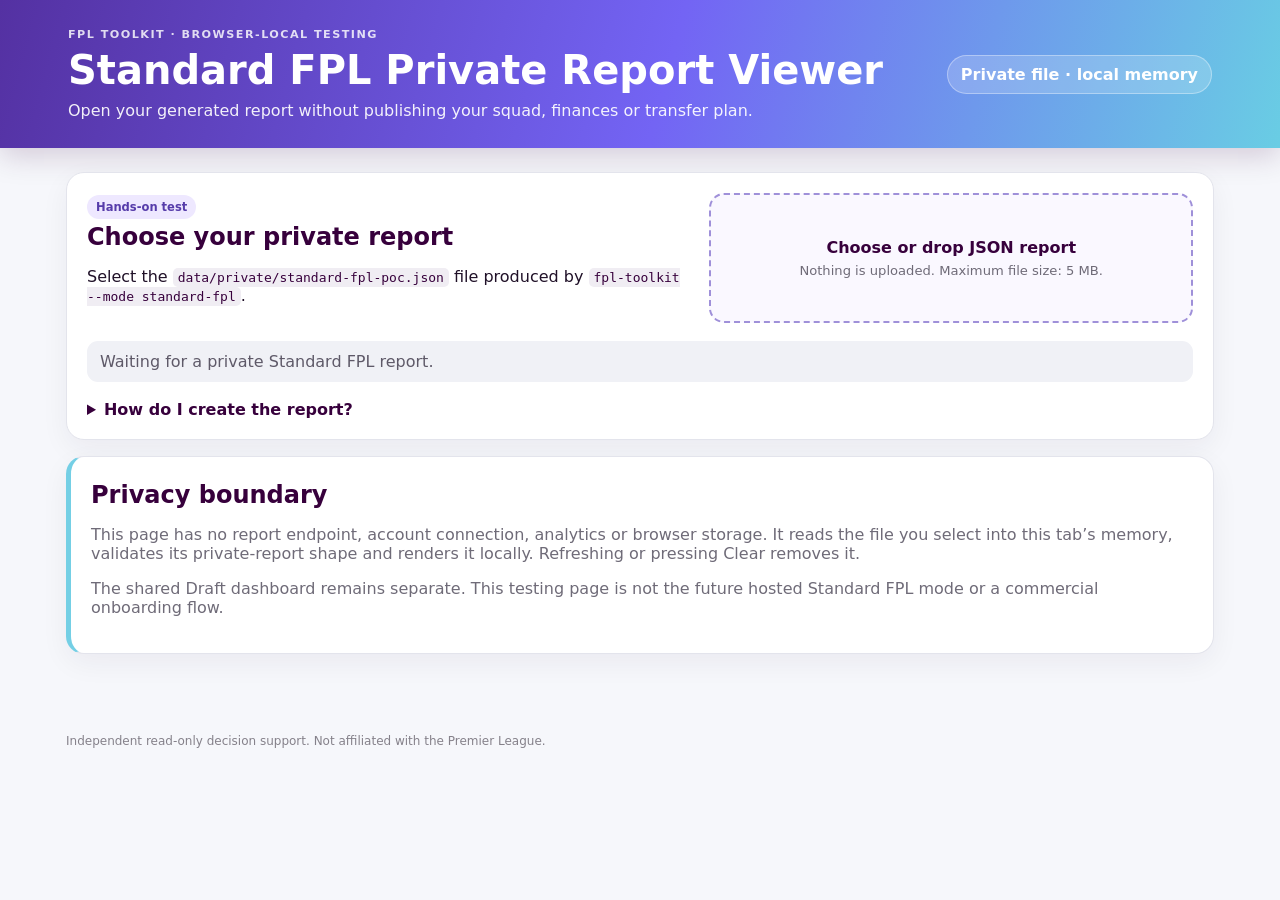
<file: public/standard-fpl-viewer.html>
<!doctype html>
<html lang="en">
<head>
  <meta charset="utf-8">
  <meta name="viewport" content="width=device-width, initial-scale=1">
  <meta name="theme-color" content="#735ff3">
  <title>Standard FPL Private Report Viewer</title>
  <link rel="stylesheet" href="standard-fpl-viewer.css">
</head>
<body>
  <header class="masthead">
    <div class="masthead-inner">
      <div>
        <p class="eyebrow">FPL Toolkit · Browser-local testing</p>
        <h1>Standard FPL Private Report Viewer</h1>
        <p class="lede">Open your generated report without publishing your squad, finances or transfer plan.</p>
      </div>
      <span class="private-pill">Private file · local memory</span>
    </div>
  </header>

  <main>
    <section id="loader-card" class="card loader-card" aria-labelledby="loader-title">
      <div>
        <span class="tag">Hands-on test</span>
        <h2 id="loader-title">Choose your private report</h2>
        <p>Select the <code>data/private/standard-fpl-poc.json</code> file produced by <code>fpl-toolkit --mode standard-fpl</code>.</p>
      </div>
      <label id="drop-zone" class="drop-zone" for="report-file">
        <strong>Choose or drop JSON report</strong>
        <span>Nothing is uploaded. Maximum file size: 5 MB.</span>
        <input id="report-file" type="file" accept="application/json,.json">
      </label>
      <p id="loader-status" class="status" role="status">Waiting for a private Standard FPL report.</p>
      <details>
        <summary>How do I create the report?</summary>
        <ol>
          <li>Use the <a href="standard-fpl-snapshot-helper.html">private snapshot helper</a> while signed in to FPL.</li>
          <li>Move its downloaded JSON to <code>data/private/current-team.json</code>.</li>
          <li>Run the documented Standard FPL command with <code>FPL_STANDARD_PRIVATE_SNAPSHOT</code> set.</li>
          <li>Choose the resulting <code>standard-fpl-poc.json</code> here.</li>
        </ol>
      </details>
    </section>

    <section class="card privacy-card" aria-labelledby="privacy-title">
      <h2 id="privacy-title">Privacy boundary</h2>
      <p>This page has no report endpoint, account connection, analytics or browser storage. It reads the file you select into this tab’s memory, validates its private-report shape and renders it locally. Refreshing or pressing Clear removes it.</p>
      <p>The shared Draft dashboard remains separate. This testing page is not the future hosted Standard FPL mode or a commercial onboarding flow.</p>
    </section>

    <div id="dashboard" hidden>
      <section class="hero card">
        <div>
          <p class="eyebrow dark">Private Standard FPL report</p>
          <h2 id="team-name">Private team</h2>
          <p id="report-meta"></p>
        </div>
        <div class="hero-actions">
          <span id="gw-pill" class="gw-pill"></span>
          <button id="clear-report" class="secondary-button" type="button">Clear private report</button>
        </div>
      </section>

      <section id="summary-stats" class="stats" aria-label="Report summary"></section>

      <section class="card decision-card" aria-labelledby="decision-title">
        <div class="section-head">
          <div>
            <p class="eyebrow dark">Transfer decision</p>
            <h2 id="decision-title">Hold or transfer</h2>
          </div>
          <span id="decision-badge" class="decision-badge"></span>
        </div>
        <p id="decision-summary" class="decision-summary"></p>
        <div id="decision-candidate"></div>
        <ul id="decision-reasons" class="reason-list"></ul>
      </section>

      <section class="card" aria-labelledby="lineup-title">
        <div class="section-head">
          <div>
            <p class="eyebrow dark">Next actionable Gameweek</p>
            <h2 id="lineup-title">Recommended XI</h2>
          </div>
          <span id="formation-pill" class="soft-pill"></span>
        </div>
        <div id="captaincy" class="captaincy"></div>
        <div id="lineup-groups" class="lineup-groups"></div>
        <div>
          <h3>Bench order</h3>
          <div id="bench-row" class="player-row"></div>
        </div>
      </section>

      <section class="card" aria-labelledby="outlook-title">
        <div class="section-head">
          <div>
            <p class="eyebrow dark">Planning horizon</p>
            <h2 id="outlook-title">Four-Gameweek squad outlook</h2>
          </div>
        </div>
        <div id="outlook-grid" class="outlook-grid"></div>
        <div id="usage-grid" class="usage-grid"></div>
      </section>

      <section class="card" aria-labelledby="candidates-title">
        <div class="section-head">
          <div>
            <p class="eyebrow dark">Legal shortlist</p>
            <h2 id="candidates-title">Top single transfers</h2>
          </div>
        </div>
        <div id="transfer-candidates" class="candidate-list"></div>
      </section>

      <section class="card" aria-labelledby="outcomes-title">
        <div class="section-head">
          <div>
            <p class="eyebrow dark">Frozen decisions</p>
            <h2 id="outcomes-title">Outcome tracking</h2>
          </div>
        </div>
        <div id="outcome-content"></div>
      </section>
    </div>
  </main>

  <footer>Independent read-only decision support. Not affiliated with the Premier League.</footer>
  <script src="standard-fpl-viewer.js"></script>
</body>
</html>
</file>
<file: public/styles.css>
:root {
  font-family: Inter, ui-sans-serif, system-ui, -apple-system, BlinkMacSystemFont, "Segoe UI", sans-serif;
  color: #201128;
  background: #f6f7fb;
  --purple:#37003c;
  --purple-2:#5b3ca8;
  --blue:#6f96f6;
  --teal:#72d6e8;
  --green:#00ff87;
  --ink:#201128;
  --muted:#6f6b78;
  --line:#e4e5ec;
  --panel:#fff;
  --good:#16883a;
  --warn:#b46a00;
  --bad:#c62828;
}
*{box-sizing:border-box} body{margin:0;background:#f6f7fb;color:var(--ink)} button,input,select{font:inherit}
.masthead{color:white;background:linear-gradient(100deg,#7d5af5 0%,#7471f6 27%,#7082f6 48%,#6f94f7 68%,#74c9ea 100%);box-shadow:0 8px 28px rgba(61,44,115,.18)}
.masthead-inner{max-width:1220px;margin:auto;padding:22px 18px;display:flex;justify-content:space-between;gap:20px;align-items:center}
.brand-wrap{display:flex;gap:12px;align-items:center}.brand-mark{width:46px;height:46px;border-radius:14px;background:var(--green);color:var(--purple);display:grid;place-items:center;font-weight:950;box-shadow:0 6px 18px rgba(55,0,60,.16)}
.eyebrow{text-transform:uppercase;letter-spacing:.14em;font-size:.69rem;font-weight:900;opacity:.82}h1{margin:2px 0 0;font-size:clamp(1.45rem,2.7vw,2rem)}.updated{font-size:.8rem;text-align:right;opacity:.95}.freshness-status{display:inline-flex;align-items:center;justify-content:flex-end;gap:7px}.freshness-dot{width:9px;height:9px;border-radius:50%;background:var(--green);box-shadow:0 0 0 3px rgba(0,255,135,.18);flex:0 0 auto}.freshness-status.stale .freshness-dot{background:#ffd166;box-shadow:0 0 0 3px rgba(255,209,102,.2)}.freshness-status.critical .freshness-dot,.freshness-status.unknown .freshness-dot{background:#ff8f8f;box-shadow:0 0 0 3px rgba(255,143,143,.2)}
.primary-nav{background:linear-gradient(100deg,#56319f 0%,#554baa 42%,#5c7ead 100%)}.primary-nav-inner{max-width:1220px;margin:auto;display:flex;overflow:auto;padding:0 10px}.primary-link{border:0;background:transparent;color:#fff;padding:13px 14px;font-weight:800;cursor:pointer;white-space:nowrap;border-bottom:4px solid transparent;opacity:.9}.primary-link.active{border-bottom-color:#fff;opacity:1}
main{max-width:1220px;margin:auto;padding:24px 16px 64px}.hero{background:#fff;border:1px solid var(--line);border-radius:18px;padding:20px;box-shadow:0 10px 30px rgba(36,28,48,.06)}.hero-top{display:flex;justify-content:space-between;gap:16px}.hero h2{margin:0;color:var(--purple);font-size:clamp(1.45rem,3vw,2.1rem)}.hero p{margin:6px 0 0;color:var(--muted)}.gw-pill{background:var(--purple);color:#fff;border-radius:999px;padding:8px 12px;height:max-content;font-weight:900}.freshness-warning{margin-top:16px;border:1px solid #e8bd67;background:#fff7df;color:#74520a;border-radius:12px;padding:11px 13px;display:flex;gap:5px 10px;align-items:baseline;flex-wrap:wrap}.freshness-warning strong{color:#5f4205}.freshness-warning.critical,.freshness-warning.unknown{border-color:#e5a0a0;background:#fff0f0;color:#8d2020}.freshness-warning.critical strong,.freshness-warning.unknown strong{color:#791818}.stats{display:grid;grid-template-columns:repeat(4,1fr);gap:10px;margin-top:18px}.stat{background:#f8f8fb;border-radius:12px;padding:12px 14px}.stat small{color:var(--muted);font-weight:700}.stat strong{display:block;color:var(--purple);font-size:1.35rem;margin-top:2px}.stat-button{border:1px solid transparent;text-align:left;cursor:pointer;color:inherit;transition:border-color .16s ease,box-shadow .16s ease,transform .16s ease}.stat-button span{display:block;margin-top:4px;color:#5b3ca8;font-size:.69rem;font-weight:850}.stat-button:hover{border-color:#b8a9df;box-shadow:0 5px 14px rgba(55,0,60,.09);transform:translateY(-1px)}.stat-button:focus-visible{outline:3px solid var(--green);outline-offset:2px}
.controls{margin-top:14px;display:flex;gap:8px;flex-wrap:wrap;align-items:center}.view-toggle{display:inline-flex;background:#e8eaf2;border-radius:11px;padding:3px}.view-toggle button{border:0;background:transparent;padding:8px 13px;border-radius:9px;font-weight:800;color:var(--muted);cursor:pointer}.view-toggle button.active{background:#fff;color:var(--purple);box-shadow:0 2px 8px rgba(35,24,50,.08)}.search,select{border:1px solid #cfd1d8;background:#fff;border-radius:10px;padding:9px 11px;color:var(--ink)}.search{flex:1;min-width:220px}.content{margin-top:14px}
.pitch-shell{background:#fff;border:1px solid var(--line);border-radius:16px;overflow:hidden;box-shadow:0 8px 24px rgba(35,24,50,.06)}.pitch-head{background:linear-gradient(90deg,#77d8ec,#a0f2dd,#d9d5ff);padding:12px}.pitch-head-inner{background:var(--purple);color:#fff;border-radius:9px;padding:8px 12px;text-align:center;font-weight:900}.pitch{position:relative;min-height:720px;background:linear-gradient(rgba(255,255,255,.05),rgba(255,255,255,.05)),repeating-linear-gradient(0deg,#5aae63 0,#5aae63 90px,#62b76b 90px,#62b76b 180px);overflow:hidden}.pitch:before{content:"";position:absolute;inset:26px 7%;border:3px solid rgba(255,255,255,.92);border-radius:3px}.pitch:after{content:"";position:absolute;left:50%;top:50%;width:150px;height:150px;border:3px solid rgba(255,255,255,.92);border-radius:50%;transform:translate(-50%,-50%)}.halfway{position:absolute;left:7%;right:7%;top:50%;border-top:3px solid rgba(255,255,255,.92)}
.line{position:absolute;left:7%;right:7%;display:grid;gap:10px;z-index:2;align-items:end}.line.gkp{top:6%;grid-template-columns:1fr}.line.def{top:28%;grid-template-columns:repeat(5,1fr)}.line.mid{top:52%;grid-template-columns:repeat(5,1fr)}.line.fwd{top:77%;grid-template-columns:repeat(3,1fr)}
.pitch-player{justify-self:center;width:min(116px,100%);border:0;background:transparent;cursor:pointer;color:inherit;padding:0}.shirt{width:54px;height:62px;margin:0 auto -2px;background:linear-gradient(180deg,#f5f5f5,#d9d9df);clip-path:polygon(25% 0,38% 9%,62% 9%,75% 0,100% 20%,84% 36%,79% 100%,21% 100%,16% 36%,0 20%);border:2px solid rgba(55,0,60,.22)}.pitch-player.warn .shirt{background:linear-gradient(180deg,#ffe96c,#e2bc36)}.pitch-player.bad .shirt{background:linear-gradient(180deg,#ff9f9f,#df6464)}.player-label{background:var(--purple);color:#fff;padding:5px 6px 4px;font-weight:900;font-size:.77rem;white-space:nowrap;overflow:hidden;text-overflow:ellipsis}.next-fixture{background:rgba(255,255,255,.6);padding:3px 5px;font-size:.72rem;font-weight:800}.intel-dot{position:absolute;transform:translate(38px,-66px);background:#fff;color:var(--purple);width:21px;height:21px;border-radius:50%;display:grid;place-items:center;font-size:.7rem;font-weight:950;box-shadow:0 2px 6px rgba(0,0,0,.18)}
.bench{border-top:1px solid var(--line);padding:14px;background:#fafafd}.bench h3{margin:0 0 10px;color:var(--purple)}.bench-row{display:grid;grid-template-columns:repeat(4,1fr);gap:10px}.bench-card{border:1px solid var(--line);background:#fff;border-radius:12px;padding:10px;cursor:pointer}.bench-card strong{display:block}.bench-card small{color:var(--muted)}
.group{margin-bottom:20px}.group-title{display:flex;justify-content:space-between;align-items:center;margin:0 0 9px}.group-title h3{margin:0;color:var(--purple)}.count{color:var(--muted);font-size:.84rem}.player-list{display:grid;gap:8px}.player-card{background:#fff;border:1px solid var(--line);border-radius:13px;overflow:hidden;display:grid;grid-template-columns:minmax(180px,1.2fr) minmax(250px,1.7fr) minmax(180px,.9fr)}.player-main{padding:13px 14px;display:flex;gap:11px;align-items:center}.position{width:42px;height:42px;border-radius:10px;display:grid;place-items:center;font-size:.72rem;font-weight:900;background:#efe9f0;color:var(--purple)}.player-name{font-weight:900}.meta{color:var(--muted);font-size:.81rem;margin-top:2px}.fixture-strip{display:grid;grid-template-columns:repeat(4,minmax(56px,1fr));gap:5px;padding:9px;background:#fafafb;border-left:1px solid var(--line);border-right:1px solid var(--line)}.fixture{min-height:52px;border-radius:9px;background:#ececf0;display:flex;flex-direction:column;justify-content:center;align-items:center;text-align:center;font-size:.73rem;font-weight:800;padding:5px}.fixture strong{color:var(--purple)}.fixture.home{background:#dbfce9}.fixture.away{background:#f1ebf2}.fixture.blank{color:#9a9ba3;background:#f3f3f5}.intel{padding:11px 12px;display:flex;flex-direction:column;justify-content:center;gap:6px}.badges{display:flex;flex-wrap:wrap;gap:5px}.badge{display:inline-flex;align-items:center;border-radius:999px;padding:4px 7px;font-size:.69rem;font-weight:900;background:#eee;color:#555}.badge.good{background:#dcf6e5;color:var(--good)}.badge.warn{background:#fff1d9;color:var(--warn)}.badge.bad{background:#fee5e5;color:var(--bad)}.badge.purple{background:#eee4ef;color:var(--purple)}.news{color:#6c6d73;font-size:.76rem;line-height:1.35}.placeholder-score{color:#9a9ba3;font-size:.73rem;font-weight:700}
.empty,.activity-card,.gw-panel{background:#fff;border:1px solid var(--line);border-radius:13px}.empty{padding:22px;color:var(--muted);text-align:center;border-style:dashed}.activity-card{padding:13px 14px;margin-bottom:8px}.activity-card strong{color:var(--purple)}.planner-grid{display:grid;grid-template-columns:repeat(4,1fr);gap:10px}.gw-panel{overflow:hidden}.gw-head{background:var(--purple);color:white;padding:10px 12px;font-weight:900}.gw-body{padding:10px}.gw-team{display:flex;justify-content:space-between;gap:8px;padding:6px 0;border-bottom:1px solid #eee;font-size:.8rem}
.drawer-backdrop{position:fixed;inset:0;background:rgba(25,15,35,.32);z-index:20}.player-drawer{position:fixed;right:0;top:0;bottom:0;width:min(430px,94vw);background:#fff;z-index:21;box-shadow:-12px 0 36px rgba(25,15,35,.22);transform:translateX(105%);transition:transform .2s ease;overflow:auto}.player-drawer.open{transform:translateX(0)}.drawer-head{background:linear-gradient(110deg,#7d5af5,#73c8ea);color:white;padding:22px}.drawer-head button{float:right;border:0;background:rgba(255,255,255,.2);color:#fff;border-radius:999px;width:34px;height:34px;cursor:pointer}.drawer-body{padding:18px}.drawer-fixtures{display:grid;grid-template-columns:repeat(2,1fr);gap:8px;margin:14px 0}.drawer-fixture{background:#f5f3f8;border-radius:10px;padding:10px}.drawer-section{padding:13px 0;border-top:1px solid var(--line)}footer{max-width:1220px;margin:auto;padding:0 16px 28px;color:#85868c;font-size:.72rem}.error{background:#fff0f0;border:1px solid #efb8b8;color:#8d2020;border-radius:12px;padding:14px}
@media(max-width:900px){.pitch{min-height:650px}.line.def,.line.mid{grid-template-columns:repeat(5,1fr);left:2%;right:2%}.pitch-player{width:92px}.player-card{grid-template-columns:1fr}.fixture-strip{border:0;border-top:1px solid var(--line);border-bottom:1px solid var(--line)}.planner-grid{grid-template-columns:1fr 1fr}}
@media(max-width:620px){.masthead-inner{align-items:flex-start}.updated{display:none}.stats{grid-template-columns:repeat(2,1fr)}.hero-top{flex-direction:column}.pitch{min-height:620px}.shirt{width:42px;height:50px}.player-label{font-size:.64rem}.next-fixture{font-size:.62rem}.line{gap:3px}.line.def,.line.mid{left:1%;right:1%}.bench-row{grid-template-columns:repeat(2,1fr)}.search{min-width:100%}.planner-grid{grid-template-columns:1fr}}

.priority-group{padding:18px;margin:16px 0 24px;border:1px solid #65c9a5;border-radius:16px;min-width:0}.priority-group h3{margin:0 0 12px}.priority-group details{margin-top:14px}.priority-group summary{cursor:pointer;padding:12px 0;overflow-wrap:anywhere}.priority-group .decision-reason{overflow-wrap:anywhere}

/* Keep actionable explanations readable, including on narrow screens. */
.player-card .transfer-reason{display:block;white-space:normal;overflow:visible;line-height:1.5;font-size:.8rem;margin:6px 0;overflow-wrap:anywhere}
.priority-group>.player-card{grid-template-columns:minmax(160px,.8fr) minmax(240px,1fr) minmax(320px,1.5fr)}
.priority-group .decision-reason{display:block;white-space:normal;overflow:visible;line-height:1.5}
@media(max-width:900px){.priority-group>.player-card{grid-template-columns:minmax(0,1fr)}.priority-group{padding:12px}.player-card .intel{min-width:0}}
</file>
<file: public/pitch-v2.css>
.masthead{background:linear-gradient(100deg,#7d5af5 0%,#7471f6 24%,#7086f6 50%,#6fa2f4 72%,#69d3dc 100%)}
.primary-nav{background:linear-gradient(100deg,#56319f 0%,#564ea8 44%,#557ca9 72%,#4a9da8 100%)}
.pitch{min-height:650px}
.pitch:before{inset:24px 8%}
.line{left:8%;right:8%}
.line.gkp{top:5%}.line.def{top:27%}.line.mid{top:51%}.line.fwd{top:75%}
.pitch-player{width:min(132px,100%);position:relative}
.shirt{width:72px;height:82px;margin:0 auto -1px;background:linear-gradient(145deg,#eef8ff 0%,#95dff0 48%,#7d68ee 100%);border:3px solid rgba(55,0,60,.52);filter:drop-shadow(0 5px 4px rgba(55,0,60,.16));display:grid;place-items:center;color:#37003c;font-size:.62rem;font-weight:950;letter-spacing:.04em}
.shirt span{transform:translateY(4px)}
.pitch-player.warn .shirt{background:linear-gradient(145deg,#fff8bd,#ffd85e 48%,#e3ac2b)}
.pitch-player.bad .shirt{background:linear-gradient(145deg,#ffd0d0,#ef8585 48%,#d65353)}
.player-label{display:block;font-size:.8rem;padding:6px 7px 5px;box-shadow:0 2px 5px rgba(55,0,60,.15)}
.next-fixture{display:block;background:rgba(255,255,255,.82);font-size:.72rem;padding:4px 5px}
.intel-dot{right:5px;top:7px;transform:none;position:absolute}
.pitch-head-inner{display:flex;justify-content:center;gap:12px;align-items:center}.verified-lineup{background:#00ff87;color:#37003c;padding:3px 7px;border-radius:999px;font-size:.68rem;text-transform:uppercase;letter-spacing:.04em}
.bench-card{display:grid;grid-template-columns:38px 1fr;grid-template-rows:auto auto;column-gap:9px;text-align:left;align-items:center}.bench-shirt{grid-row:1/3;width:34px;height:38px;background:linear-gradient(145deg,#eef8ff,#8fd9ed 55%,#7d68ee);clip-path:polygon(25% 0,38% 9%,62% 9%,75% 0,100% 20%,84% 36%,79% 100%,21% 100%,16% 36%,0 20%);display:grid;place-items:center;color:#37003c;font-size:.54rem;font-weight:900}.bench-card strong,.bench-card small{display:block}
.lineup-warning{background:#fff8df;border:1px solid #eed58a;border-radius:14px;padding:14px 16px;margin-bottom:14px;color:#5c4812;display:grid;gap:4px}.lineup-warning span{font-size:.84rem}

/* Intelligence v0.1 */
.score-strip{display:flex;gap:5px;flex-wrap:wrap}.score{display:inline-grid;grid-template-columns:auto auto;gap:5px;align-items:center;border-radius:8px;padding:4px 7px;font-size:.7rem}.score small{font-weight:800;opacity:.78}.score strong{font-size:.82rem}.score.high{background:#d9f7e5;color:#126c31}.score.mid{background:#fff0c9;color:#8a5700}.score.low{background:#fde2e2;color:#a52222}
.fixture.fdr-1,.drawer-fixture.fdr-1{background:#00ff87;color:#17351f}.fixture.fdr-2,.drawer-fixture.fdr-2{background:#80f3b5;color:#17351f}.fixture.fdr-3,.drawer-fixture.fdr-3{background:#e8e8ed;color:#4a4750}.fixture.fdr-4,.drawer-fixture.fdr-4{background:#ff7a9c;color:#4a0014}.fixture.fdr-5,.drawer-fixture.fdr-5{background:#d9004f;color:#fff}.fixture[class*="fdr-"] strong{color:inherit}.drawer-fixture small{display:block;margin-top:5px;opacity:.72;font-size:.68rem}.model-grid{display:grid;grid-template-columns:1fr 1fr;gap:7px;margin-top:9px}.model-grid span{background:#f6f5f8;border-radius:8px;padding:8px;font-size:.76rem;display:flex;justify-content:space-between;gap:8px}.model-note{margin-top:10px;color:#77717d;font-size:.74rem;line-height:1.45}

@media(max-width:900px){.pitch{min-height:610px}.shirt{width:60px;height:69px}.pitch-player{width:105px}.line.def,.line.mid{left:2%;right:2%}}
@media(max-width:620px){.pitch{min-height:570px}.shirt{width:48px;height:56px}.pitch-player{width:82px}.player-label{font-size:.62rem}.next-fixture{font-size:.58rem}.intel-dot{width:18px;height:18px;right:0;top:2px}.pitch-head-inner{gap:6px;flex-wrap:wrap}.verified-lineup{font-size:.58rem}.model-grid{grid-template-columns:1fr}}
</file>
<file: public/interaction.css>
.player-card[data-player-id]{
  position:relative;
  cursor:pointer;
  transition:transform .16s ease, box-shadow .16s ease, border-color .16s ease, background-color .16s ease;
  padding-right:34px;
}

.player-card[data-player-id]::after{
  content:"›";
  position:absolute;
  right:13px;
  top:50%;
  transform:translateY(-50%);
  color:var(--purple);
  font-size:1.55rem;
  font-weight:900;
  opacity:.42;
  transition:transform .16s ease, opacity .16s ease;
  pointer-events:none;
}

.player-card[data-player-id]:hover{
  transform:translateY(-2px);
  border-color:#aaa0c4;
  box-shadow:0 8px 22px rgba(55,0,60,.12);
}

.player-card[data-player-id]:hover::after{
  transform:translate(3px,-50%);
  opacity:1;
}

.player-card[data-player-id]:focus-visible,
.bench-card[data-player-id]:focus-visible,
.pitch-player[data-player-id]:focus-visible{
  outline:3px solid #00ff87;
  outline-offset:3px;
}

.player-card[data-player-id]:active{transform:translateY(0)}

.usage-panel{
  display:grid;
  grid-template-columns:repeat(2,1fr);
  gap:8px;
  margin:14px 0;
}
.usage-panel>div{
  background:#f6f4f8;
  border:1px solid var(--line);
  border-radius:10px;
  padding:11px 12px;
}
.usage-panel small{display:block;color:var(--muted);font-weight:700;margin-bottom:3px}
.usage-panel strong{font-size:1.15rem;color:var(--purple)}

.decision-line{display:flex;align-items:center;gap:7px;min-width:0}
.decision-reason{font-size:.68rem;color:var(--muted);overflow:hidden;text-overflow:ellipsis;white-space:nowrap}
.recommendation{display:inline-flex;align-items:center;border-radius:999px;padding:5px 8px;font-size:.68rem;font-weight:950;letter-spacing:.02em;white-space:nowrap}
.action-claim{background:#00ff87;color:#173c29}
.action-stash{background:#d8f5ff;color:#09536c}
.action-watch{background:#fff1c7;color:#755100}
.action-hold{background:#e6f4df;color:#356324}
.action-drop{background:#ffe0e0;color:#9d2020}
.action-pass{background:#ededf1;color:#666771}
.drawer-decision{display:flex;align-items:center;gap:10px;background:#f8f7fb;border:1px solid var(--line);border-radius:12px;padding:12px;margin-bottom:10px}.drawer-decision strong{font-size:.84rem;line-height:1.35}
.return-panel{display:flex;flex-direction:column;gap:3px;border:1px solid #d8d5ef;background:linear-gradient(100deg,rgba(125,90,245,.07),rgba(116,201,234,.12));border-radius:11px;padding:12px;margin:12px 0}.return-panel small{color:var(--muted);font-weight:700}.return-panel strong{color:var(--purple)}.return-panel span{font-size:.76rem;color:var(--muted);text-transform:capitalize}

.swap-summary{display:flex;flex-wrap:wrap;align-items:center;gap:5px 9px;margin-top:7px;padding-top:7px;border-top:1px dashed var(--line);font-size:.68rem;color:var(--muted)}
.swap-summary strong{color:#68616f;font-size:.66rem}.swap-summary.positive strong{color:#176c46}.swap-summary span{font-weight:700;color:#4e4855}.swap-summary small{width:100%}
.swap-panel{background:#faf9fc;border-radius:12px;padding:13px!important}.swap-head{display:flex;flex-direction:column;gap:3px;margin:8px 0 11px}.swap-head b{color:var(--purple)}.swap-head span{font-size:.8rem;color:var(--muted);font-weight:700}

.about-shell{
  max-width:900px;
  margin:0 auto;
  background:#fff;
  border:1px solid var(--line);
  border-radius:18px;
  padding:clamp(22px,4vw,42px);
  box-shadow:0 10px 30px rgba(36,28,48,.06);
}
.about-shell h2{margin:0 0 8px;color:var(--purple);font-size:clamp(1.6rem,3vw,2.2rem)}
.about-shell h3{margin:28px 0 8px;color:var(--purple)}
.about-shell p,.about-shell li{color:#5f5b68;line-height:1.65}
.about-shell ul{padding-left:1.2rem}
.about-callout{margin-top:24px;padding:16px 18px;border-radius:12px;background:linear-gradient(100deg,rgba(125,90,245,.10),rgba(116,201,234,.18));border:1px solid #d8d5ef}

@media(max-width:900px){.decision-reason{display:none}}
@media (prefers-reduced-motion: reduce){
  .player-card[data-player-id],.player-card[data-player-id]::after{transition:none}
}
</file>
<file: public/recommended-xi.css>
.recommendation-banner{display:flex;flex-wrap:wrap;align-items:center;justify-content:space-between;gap:7px 14px;background:linear-gradient(100deg,rgba(0,255,135,.12),rgba(111,134,246,.10));border:1px solid #9edebd;border-radius:14px;padding:13px 16px;margin-bottom:14px;color:#315843}.recommendation-banner span{font-size:.8rem;color:#5e6862}.close-call-banner{display:flex;flex-wrap:wrap;gap:6px 12px;align-items:center;background:#fff7dc;border:1px solid #e8cf7b;border-radius:12px;padding:10px 14px;margin:-4px 0 14px;color:#5c4b16}.close-call-banner strong{font-size:.75rem;text-transform:uppercase;letter-spacing:.03em}.close-call-banner span{font-size:.8rem}.recommended-lineup-badge{background:#00ff87;color:#173c29;padding:4px 8px;border-radius:999px;font-size:.68rem;font-weight:950;text-transform:uppercase;letter-spacing:.04em}.recommended-xi-shell .pitch-head{background:linear-gradient(100deg,#56319f,#4a9da8)}.recommended-xi-shell .pitch-head-inner{justify-content:space-between;padding-left:12px;padding-right:12px}.recommended-xi-shell .pitch{min-height:690px}.recommended-xi-shell .line.gkp{top:4%}.recommended-xi-shell .line.def{top:27%}.recommended-xi-shell .line.mid{top:51%}.recommended-xi-shell .line.fwd{top:75%}.recommended-player{width:min(126px,100%);background:none;border:0;padding:0;box-shadow:none;overflow:visible}.recommended-kit{width:74px;height:78px;margin:0 auto -2px;position:relative;display:grid;place-items:center;filter:drop-shadow(0 5px 4px rgba(55,0,60,.14))}.recommended-kit img{display:block;max-width:74px;max-height:78px;position:relative;z-index:2}.kit-fallback{position:absolute;inset:5px 8px 0;background:linear-gradient(145deg,#eef8ff 0%,#95dff0 48%,#7d68ee 100%);clip-path:polygon(25% 0,38% 8%,62% 8%,75% 0,100% 19%,84% 35%,79% 100%,21% 100%,16% 35%,0 19%);display:grid;place-items:center;color:#37003c;font-size:.58rem;font-weight:950;letter-spacing:.04em}.recommended-player.warn .kit-fallback{background:linear-gradient(145deg,#fff8bd,#ffd85e 48%,#e3ac2b)}.recommended-player.bad .kit-fallback{background:linear-gradient(145deg,#ffd0d0,#ef8585 48%,#d65353)}.recommended-card-plate{display:block;border-radius:8px;overflow:hidden;box-shadow:0 3px 7px rgba(55,0,60,.18)}.recommended-player .player-label{background:#37003c;color:#fff;font-size:.78rem;font-weight:900;padding:5px 6px 4px;box-shadow:none}.recommended-player .next-fixture{background:rgba(255,255,255,.93);color:#302b35;font-size:.68rem;font-weight:800;padding:4px 5px}.recommended-player .start-score{display:block;background:#eef0f6;color:#37003c;font-size:.64rem;font-weight:900;padding:4px 5px;border:0}.official-player .official-pick-status{background:#e8fff3;color:#176c46;text-transform:uppercase;letter-spacing:.035em}.recommended-bench-card{grid-template-columns:44px 1fr;min-width:180px}.recommended-kit.compact{width:40px;height:44px;margin:0}.recommended-bench-card .recommended-kit.compact{grid-row:1/3}.recommended-kit.compact img{max-width:40px;max-height:44px}.recommended-kit.compact .kit-fallback{inset:3px 4px 0;font-size:.45rem}.official-bench-card small{line-height:1.35}.lineup-view-toggle{display:flex;flex-wrap:wrap}.lineup-view-toggle button{white-space:nowrap}@media(max-width:900px){.recommended-xi-shell .pitch{min-height:660px}.recommended-player{width:108px}.recommended-kit{width:64px;height:70px}.recommended-kit img{max-width:64px;max-height:70px}.recommended-player .player-label{font-size:.7rem}.recommended-player .next-fixture,.recommended-player .start-score{font-size:.61rem}}@media(max-width:620px){.recommended-xi-shell .pitch{min-height:610px}.recommended-xi-shell .pitch-head-inner{justify-content:center}.recommended-player{width:82px}.recommended-kit{width:48px;height:54px}.recommended-kit img{max-width:48px;max-height:54px}.recommended-player .player-label{font-size:.59rem;padding:4px}.recommended-player .next-fixture,.recommended-player .start-score{font-size:.53rem;padding:3px}.recommended-bench-card{min-width:150px}.recommendation-banner{align-items:flex-start;flex-direction:column}.close-call-banner{align-items:flex-start;flex-direction:column}}
</file>
<file: public/planner-v07.css>
.planner-v07{display:grid;gap:16px}.planner-intro{display:flex;justify-content:space-between;gap:18px;align-items:flex-start;background:#fff;border:1px solid var(--line);border-radius:16px;padding:16px 18px}.planner-intro h3,.planner-section-head h3{margin:2px 0 4px;color:var(--purple)}.planner-intro p,.planner-section-head p{margin:0;color:var(--muted);font-size:.82rem}.planner-note{max-width:430px;color:var(--muted);font-size:.76rem;line-height:1.45}.planner-week-strip{display:grid;grid-template-columns:repeat(4,1fr);gap:10px}.planner-week-summary{background:#fff;border:1px solid var(--line);border-radius:13px;padding:12px 14px;display:grid;gap:5px}.planner-week-summary>div{display:flex;justify-content:space-between;align-items:end}.planner-week-summary small{font-weight:900;color:var(--purple)}.planner-week-summary strong{font-size:1.35rem;color:var(--purple)}.planner-week-summary span{color:var(--muted);font-size:.75rem}.planner-week-summary b{color:#9b5d00;font-size:.7rem;text-transform:uppercase;letter-spacing:.03em}.planner-week-summary.weakest{border-color:#e7c86a;background:#fff9e4}.planner-section-head{display:flex;justify-content:space-between;align-items:end;margin-top:2px}.planner-table-scroll{overflow-x:auto;border:1px solid var(--line);border-radius:14px;background:#fff}.planner-table-head,.planner-roster-row{min-width:980px;display:grid;grid-template-columns:150px 70px 85px repeat(4,minmax(112px,1fr)) 70px 100px;gap:6px;align-items:center}.planner-table-head{padding:9px 10px;background:#f3f1f6;color:var(--purple);font-size:.7rem;font-weight:900;text-align:center}.planner-table-head span:first-child{text-align:left}.planner-roster-row{width:100%;border:0;border-top:1px solid #eeeeef;background:#fff;padding:7px 10px;text-align:left;cursor:pointer;color:inherit}.planner-roster-row:hover{background:#faf9fc}.planner-player{display:grid;gap:1px}.planner-player b{font-size:.82rem}.planner-player small{font-size:.68rem;color:var(--muted)}.planner-metric{text-align:center;display:grid;gap:1px}.planner-metric small{font-size:.61rem;color:var(--muted)}.planner-metric strong{font-size:.78rem;color:var(--purple)}.planner-fixture-cell{min-height:46px;border-radius:8px;padding:5px 6px;display:grid;align-content:center;text-align:center}.planner-fixture-cell strong{font-size:.7rem}.planner-fixture-cell small{font-size:.61rem;opacity:.75}.planner-blank{background:#f0f0f2;color:#888}.planner-signal{justify-self:center;border-radius:999px;padding:4px 7px;font-size:.62rem;font-weight:900;white-space:nowrap}.planner-signal.good{background:#daf7e5;color:#18733b}.planner-signal.bad{background:#fee6e6;color:#a72626}.planner-signal.neutral{background:#eeedf2;color:#65616c}.streamer-title{margin-top:6px}.streamer-grid{display:grid;grid-template-columns:repeat(2,minmax(0,1fr));gap:10px}.streamer-card{border:1px solid var(--line);background:#fff;border-radius:14px;padding:13px;text-align:left;cursor:pointer;color:inherit;display:grid;gap:10px}.streamer-card:hover{border-color:#b9a8c0;box-shadow:0 5px 14px rgba(55,0,60,.06)}.streamer-head{display:flex;gap:10px;align-items:center}.streamer-head h4{margin:2px 0;font-size:.95rem;color:var(--purple)}.streamer-head small{color:var(--muted);font-size:.7rem}.streamer-label{display:inline-flex;border-radius:999px;padding:3px 6px;background:#eee;color:#666;font-size:.61rem;font-weight:900}.streamer-label.upgrade{background:#dcf6e5;color:#17733a}.streamer-swap{font-size:.76rem;color:#4e4853}.streamer-deltas{display:grid;grid-template-columns:repeat(3,1fr);gap:6px}.streamer-deltas span{background:#f7f7fa;border-radius:8px;padding:7px}.streamer-deltas small{display:block;color:var(--muted);font-size:.61rem}.streamer-deltas strong{display:block;color:var(--purple);font-size:.82rem;margin-top:2px}.streamer-run{display:grid;grid-template-columns:repeat(4,1fr);gap:5px}.streamer-run span{border-radius:7px;padding:5px;text-align:center;font-size:.62rem;font-weight:800}.planner-v07 .fdr-1{background:#00ff87;color:#17351f}.planner-v07 .fdr-2{background:#80f3b5;color:#17351f}.planner-v07 .fdr-3{background:#e8e8ed;color:#4a4750}.planner-v07 .fdr-4{background:#ff7a9c;color:#4a0014}.planner-v07 .fdr-5{background:#d9004f;color:#fff}@media(max-width:900px){.planner-intro{flex-direction:column}.planner-note{max-width:none}.planner-week-strip{grid-template-columns:repeat(2,1fr)}.streamer-grid{grid-template-columns:1fr}}@media(max-width:620px){.planner-week-strip{grid-template-columns:1fr 1fr}.planner-intro{padding:14px}.streamer-deltas{grid-template-columns:1fr}.streamer-run{grid-template-columns:repeat(2,1fr)}}
</file>
<file: public/h2h-v08.css>
.h2h-v08{display:grid;gap:20px}.h2h-intro,.h2h-section-head{display:flex;align-items:flex-start;justify-content:space-between;gap:20px}.h2h-intro h3,.h2h-section-head h3{margin:4px 0 6px}.h2h-intro p,.h2h-section-head p,.h2h-empty p{margin:0;color:var(--muted);max-width:760px}.h2h-opponent{min-width:220px;padding:14px 16px;border:1px solid var(--line);border-radius:16px;background:var(--panel);display:grid;gap:3px}.h2h-opponent small,.h2h-opponent span{color:var(--muted)}.h2h-balance{display:grid;grid-template-columns:1fr auto 1fr;align-items:center;gap:18px;padding:22px;border:1px solid var(--line);border-radius:22px;background:var(--panel);box-shadow:0 8px 24px rgba(35,24,50,.08)}.h2h-balance>div:first-child{text-align:left}.h2h-balance>div:last-child{text-align:right}.h2h-balance>div:not(.h2h-balance-centre){display:grid;gap:4px}.h2h-balance>div:not(.h2h-balance-centre)>strong{font-size:34px}.h2h-balance small,.h2h-balance span{color:var(--muted)}.h2h-balance-centre{min-width:110px;text-align:center;display:grid;justify-items:center;gap:4px}.h2h-balance-centre>strong{font-size:24px}.h2h-signal{display:inline-flex;padding:5px 9px;border-radius:999px;font-size:11px;font-weight:800;letter-spacing:.04em}.h2h-balance.edge .h2h-signal,.h2h-position-card.edge span{background:#dff7e9;color:#12673b}.h2h-balance.trail .h2h-signal,.h2h-position-card.trail span{background:#fde7e7;color:#a42b2b}.h2h-balance.even .h2h-signal,.h2h-position-card.even span{background:#eef0f5;color:#565d6b}.h2h-secondary-edges{display:grid;grid-template-columns:repeat(4,minmax(0,1fr));gap:10px}.h2h-secondary-edges>span{padding:13px 14px;border:1px solid var(--line);border-radius:14px;background:var(--panel);display:grid;gap:2px}.h2h-secondary-edges small{color:var(--muted)}.h2h-position-grid{display:grid;grid-template-columns:repeat(4,minmax(0,1fr));gap:12px}.h2h-position-card{border:1px solid var(--line);border-radius:16px;background:var(--panel);padding:15px;display:grid;gap:12px}.h2h-position-card>div:first-child{display:flex;justify-content:space-between;align-items:center}.h2h-position-card>div:first-child span{padding:4px 7px;border-radius:999px;font-size:10px;font-weight:800}.h2h-position-main{display:grid}.h2h-position-main small,.h2h-position-sub{color:var(--muted)}.h2h-position-main b{font-size:25px}.h2h-position-sub{display:grid;grid-template-columns:repeat(3,1fr);font-size:11px;gap:4px}.h2h-lineups{display:grid;grid-template-columns:1fr 1fr;gap:18px}.h2h-player-list{border:1px solid var(--line);border-radius:18px;background:var(--panel);overflow:hidden}.h2h-player-row{width:100%;border:0;border-bottom:1px solid var(--line);background:transparent;padding:10px 12px;display:grid;grid-template-columns:auto 1fr auto;gap:10px;align-items:center;text-align:left;color:inherit;cursor:pointer}.h2h-player-row:last-child{border-bottom:0}.h2h-player-row:hover{background:rgba(111,134,246,.08)}.h2h-player-name,.h2h-player-score{display:grid;gap:1px}.h2h-player-name small,.h2h-player-score small{color:var(--muted);font-size:11px}.h2h-player-score{text-align:right}.h2h-player-score em{font-size:10px;color:var(--muted);font-style:normal}.h2h-threat-columns{display:grid;grid-template-columns:1fr 1fr;gap:18px}.h2h-threat-columns h4{margin:0 0 10px}.h2h-threat-grid{display:grid;gap:10px}.h2h-threat-card{position:relative;width:100%;border:1px solid var(--line);border-radius:16px;background:var(--panel);padding:13px;text-align:left;color:inherit;cursor:pointer;display:grid;gap:9px}.h2h-threat-card:hover{transform:translateY(-1px);box-shadow:0 8px 24px rgba(35,24,50,.08)}.h2h-threat-label{position:absolute;right:10px;top:10px;font-size:9px;font-weight:800;letter-spacing:.05em;color:var(--muted)}.h2h-threat-head{display:flex;gap:10px;align-items:center}.h2h-threat-head>div{display:grid}.h2h-threat-head small,.h2h-threat-fixture{color:var(--muted)}.h2h-threat-metrics{display:grid;grid-template-columns:1fr 1fr;gap:8px}.h2h-threat-metrics span{display:grid}.h2h-threat-metrics small{color:var(--muted)}.h2h-priority-grid{display:grid;grid-template-columns:repeat(3,minmax(0,1fr));gap:12px}.h2h-priority{border:1px solid var(--line);border-radius:16px;background:var(--panel);padding:14px;display:grid;gap:10px}.h2h-priority>div{display:flex;justify-content:space-between;align-items:center;gap:8px}.h2h-priority-label{font-size:10px;font-weight:800;color:var(--muted);letter-spacing:.04em}.h2h-priority p{margin:0;color:var(--muted);font-size:13px;line-height:1.45}.h2h-counter{border:1px solid var(--line);border-radius:12px;background:rgba(111,134,246,.07);padding:10px;text-align:left;color:inherit;cursor:pointer;display:grid;gap:2px}.h2h-counter strong{font-size:15px}.h2h-counter small{color:var(--muted)}.h2h-note,.h2h-empty{padding:15px 17px;border:1px solid var(--line);border-radius:16px;background:var(--panel);color:var(--muted);font-size:13px}.h2h-empty h3{margin:4px 0 6px}.h2h-projection-balance{display:grid;grid-template-columns:1fr auto 1fr;align-items:center;gap:18px;padding:24px;border:1px solid var(--line);border-radius:22px;background:var(--panel);box-shadow:0 8px 24px rgba(35,24,50,.08)}.h2h-projection-balance>div:first-child{text-align:left}.h2h-projection-balance>div:last-child{text-align:right}.h2h-projection-balance>div:not(.h2h-balance-centre){display:grid;gap:4px}.h2h-projection-balance>div:not(.h2h-balance-centre)>strong{font-size:38px}.h2h-projection-balance small,.h2h-projection-balance span{color:var(--muted)}.h2h-projection-balance.edge .h2h-signal{background:#dff7e9;color:#12673b}.h2h-projection-balance.trail .h2h-signal{background:#fde7e7;color:#a42b2b}.h2h-projection-balance.even .h2h-signal{background:#eef0f5;color:#565d6b}.h2h-pressure{display:grid;grid-template-columns:auto 1fr minmax(260px,auto);align-items:center;gap:18px;padding:18px;border-radius:18px;border:1px solid var(--line);background:var(--panel)}.h2h-pressure>div:first-child{min-width:110px;display:grid;gap:2px}.h2h-pressure>div:first-child small{color:var(--muted)}.h2h-pressure>div:first-child strong{font-size:22px}.h2h-pressure h4{margin:0 0 4px}.h2h-pressure p{margin:0;color:var(--muted);line-height:1.45}.h2h-pressure.pressure-high,.h2h-pressure.pressure-very-high{border-left:5px solid #d6355b}.h2h-pressure.pressure-medium{border-left:5px solid #d28b20}.h2h-pressure.pressure-low{border-left:5px solid #4c9d69}.h2h-best-move{border:1px solid var(--line);border-radius:13px;background:rgba(111,134,246,.07);padding:11px 12px;display:grid;gap:2px;text-align:left;color:inherit;cursor:pointer}.h2h-best-move small,.h2h-best-move span{color:var(--muted)}.h2h-best-move.muted{cursor:default;background:transparent}.h2h-scout-grid{display:grid;grid-template-columns:repeat(3,minmax(0,1fr));gap:10px}.h2h-scout-grid article{border:1px solid var(--line);border-radius:14px;background:var(--panel);padding:13px 14px;display:grid;gap:3px}.h2h-scout-grid article.wide{grid-column:span 3}.h2h-scout-grid small,.h2h-scout-grid span{color:var(--muted)}.h2h-scout-grid strong{font-size:17px}@media(max-width:900px){.h2h-position-grid,.h2h-secondary-edges{grid-template-columns:repeat(2,minmax(0,1fr))}.h2h-lineups,.h2h-threat-columns{grid-template-columns:1fr}.h2h-priority-grid{grid-template-columns:1fr}.h2h-pressure{grid-template-columns:1fr}.h2h-scout-grid{grid-template-columns:repeat(2,minmax(0,1fr))}.h2h-scout-grid article.wide{grid-column:span 2}}@media(max-width:620px){.h2h-intro,.h2h-section-head{display:grid}.h2h-opponent{min-width:0}.h2h-balance,.h2h-projection-balance{grid-template-columns:1fr;gap:10px;text-align:center}.h2h-balance>div:first-child,.h2h-balance>div:last-child,.h2h-projection-balance>div:first-child,.h2h-projection-balance>div:last-child{text-align:center}.h2h-balance-centre{order:-1}.h2h-position-grid,.h2h-secondary-edges,.h2h-scout-grid{grid-template-columns:1fr}.h2h-scout-grid article.wide{grid-column:auto}.h2h-position-sub{grid-template-columns:1fr}.h2h-player-row{grid-template-columns:auto 1fr}.h2h-player-score{grid-column:2;text-align:left}}
</file>
<file: public/outcomes-v01.css>
.h2h-outcome {
  display: grid;
  grid-template-columns: repeat(3, minmax(0, 1fr));
  gap: 12px;
}

.h2h-outcome > div {
  border: 1px solid var(--line);
  border-radius: 16px;
  background: linear-gradient(135deg, rgba(0, 255, 135, .08), rgba(111, 134, 246, .08));
  padding: 15px;
  display: grid;
  gap: 4px;
}

.h2h-outcome small,
.h2h-outcome span {
  color: var(--muted);
}

.h2h-outcome strong {
  font-size: 24px;
  color: var(--purple);
}

@media (max-width: 760px) {
  .h2h-outcome {
    grid-template-columns: 1fr;
  }
}
</file>
<file: public/h2h-outlook-v11.css>
.h2h-outlook-shell {
  display: grid;
  gap: 14px;
}

.h2h-outlook-summary {
  display: grid;
  grid-template-columns: repeat(5, minmax(0, 1fr));
  gap: 9px;
}

.h2h-outlook-summary > span {
  padding: 12px;
  border: 1px solid var(--line);
  border-radius: 13px;
  background: var(--panel);
  display: grid;
  gap: 3px;
}

.h2h-outlook-summary small,
.h2h-outlook-card small,
.h2h-outlook-card p,
.h2h-outlook-opponent span {
  color: var(--muted);
}

.h2h-outlook-grid {
  display: grid;
  grid-template-columns: repeat(4, minmax(0, 1fr));
  gap: 12px;
}

.h2h-outlook-card {
  border: 1px solid var(--line);
  border-top: 5px solid #8b90a0;
  border-radius: 17px;
  background: var(--panel);
  padding: 14px;
  display: grid;
  gap: 13px;
  box-shadow: 0 7px 20px rgba(35, 24, 50, .06);
}

.h2h-outlook-card.edge { border-top-color: #1b9a58; }
.h2h-outlook-card.trail { border-top-color: #d6355b; }
.h2h-outlook-card.even { border-top-color: #8b90a0; }
.h2h-outlook-card.unavailable { border-style: dashed; box-shadow: none; }

.h2h-outlook-head,
.h2h-outlook-score,
.h2h-outlook-ranges,
.h2h-outlook-detail {
  display: flex;
  align-items: center;
  justify-content: space-between;
  gap: 8px;
}

.h2h-outlook-head > span {
  padding: 4px 8px;
  border-radius: 999px;
  background: #eef0f5;
  color: #565d6b;
  font-size: 10px;
  font-weight: 900;
}

.h2h-outlook-card.edge .h2h-outlook-head > span { background: #dff7e9; color: #12673b; }
.h2h-outlook-card.trail .h2h-outlook-head > span { background: #fde7e7; color: #a42b2b; }

.h2h-outlook-opponent,
.h2h-outlook-score > span,
.h2h-outlook-detail > span {
  display: grid;
  gap: 2px;
}

.h2h-outlook-score {
  padding: 12px;
  border-radius: 13px;
  background: linear-gradient(135deg, rgba(0, 255, 135, .08), rgba(111, 134, 246, .08));
  text-align: center;
}

.h2h-outlook-score strong { font-size: 24px; color: var(--purple); }
.h2h-outlook-score > b { color: var(--muted); }
.h2h-outlook-score > span:last-child { text-align: right; }
.h2h-outlook-ranges { font-size: 11px; }
.h2h-outlook-detail { align-items: start; }
.h2h-outlook-detail > span:last-child { text-align: right; }
.h2h-outlook-source { padding-top: 10px; border-top: 1px solid var(--line); }

@media (max-width: 1050px) {
  .h2h-outlook-summary { grid-template-columns: repeat(3, minmax(0, 1fr)); }
  .h2h-outlook-grid { grid-template-columns: repeat(2, minmax(0, 1fr)); }
}

@media (max-width: 620px) {
  .h2h-outlook-summary,
  .h2h-outlook-grid { grid-template-columns: 1fr; }
}
</file>
<file: public/h2h-visual-v12.css>
.h2h-v10 {
  --h2h-violet: #5b2ca0;
  --h2h-purple: #37003c;
  --h2h-cyan: #25b8c7;
  --h2h-green: #16a765;
  --h2h-amber: #d58a12;
  --h2h-red: #cf3d5a;
  gap: 24px;
}

.h2h-hero {
  position: relative;
  overflow: hidden;
  padding: clamp(22px, 4vw, 38px);
  border-radius: 26px;
  color: #fff;
  background:
    radial-gradient(circle at 88% 18%, rgba(0, 255, 191, .28), transparent 27%),
    radial-gradient(circle at 10% 110%, rgba(127, 91, 255, .55), transparent 42%),
    linear-gradient(125deg, #28002f 0%, #54178b 55%, #087f91 115%);
  box-shadow: 0 18px 42px rgba(55, 0, 60, .18);
}

.h2h-hero::after {
  content: "";
  position: absolute;
  width: 260px;
  height: 260px;
  right: -110px;
  bottom: -170px;
  border: 34px solid rgba(255, 255, 255, .08);
  border-radius: 50%;
  pointer-events: none;
}

.h2h-hero-copy {
  position: relative;
  z-index: 1;
  max-width: 720px;
}

.h2h-hero .eyebrow {
  color: #90ffe1;
}

.h2h-hero h3 {
  margin: 8px 0 12px;
  font-size: clamp(30px, 4vw, 48px);
  line-height: 1.02;
  letter-spacing: -.035em;
}

.h2h-hero h3 span {
  color: #b8f7ff;
}

.h2h-hero p {
  color: rgba(255, 255, 255, .78);
  line-height: 1.55;
}

.h2h-hero-tags {
  display: flex;
  flex-wrap: wrap;
  gap: 8px;
  margin-top: 18px;
}

.h2h-hero-tags span {
  padding: 6px 10px;
  border: 1px solid rgba(255, 255, 255, .24);
  border-radius: 999px;
  background: rgba(255, 255, 255, .12);
  color: #fff;
  font-size: 11px;
  font-weight: 850;
  letter-spacing: .03em;
  backdrop-filter: blur(6px);
}

.h2h-hero .h2h-opponent {
  position: relative;
  z-index: 1;
  min-width: 240px;
  border-color: rgba(255, 255, 255, .22);
  background: rgba(255, 255, 255, .12);
  color: #fff;
  box-shadow: inset 0 1px 0 rgba(255, 255, 255, .12);
  backdrop-filter: blur(10px);
}

.h2h-hero .h2h-opponent small,
.h2h-hero .h2h-opponent span {
  color: rgba(255, 255, 255, .72);
}

.h2h-decision-chip {
  display: inline-flex;
  width: fit-content;
  margin-top: 5px;
  padding: 4px 7px;
  border: 1px solid color-mix(in srgb, currentColor 22%, transparent);
  border-radius: 999px;
  background: color-mix(in srgb, currentColor 9%, white);
  color: #5b2ca0;
  font-size: 9px;
  font-weight: 850;
  line-height: 1.2;
}

.h2h-hero .h2h-decision-chip {
  border-color: rgba(255, 255, 255, .22);
  background: rgba(255, 255, 255, .13);
  color: #fff;
}

.h2h-decision-chip.threat-high { color: #b72c4d; }
.h2h-decision-chip.threat-low { color: #15754a; }
.h2h-hero .h2h-decision-chip.threat-high,
.h2h-hero .h2h-decision-chip.threat-low { color: #fff; }

.h2h-manager-profile {
  --profile-accent: var(--h2h-violet);
  display: grid;
  grid-template-columns: repeat(4, minmax(0, 1fr));
  gap: 1px;
  margin-bottom: 18px;
  overflow: hidden;
  border: 1px solid color-mix(in srgb, var(--profile-accent) 22%, #dfe2e9);
  border-left: 5px solid var(--profile-accent);
  border-radius: 16px;
  background: #e7e9ef;
}

.h2h-manager-profile.threat-high { --profile-accent: var(--h2h-red); }
.h2h-manager-profile.threat-low { --profile-accent: var(--h2h-green); }

.h2h-manager-profile > div {
  display: grid;
  gap: 3px;
  padding: 13px;
  background: #fff;
}

.h2h-manager-profile small,
.h2h-manager-profile span,
.h2h-manager-profile p { color: var(--muted); }

.h2h-manager-profile > div strong { color: var(--profile-accent); }

.h2h-manager-profile > p {
  grid-column: 1 / -1;
  margin: 0;
  padding: 10px 13px;
  background: color-mix(in srgb, var(--profile-accent) 7%, white);
  font-size: 11px;
}

.h2h-outcome > div {
  position: relative;
  overflow: hidden;
  border: 0;
  box-shadow: 0 9px 24px rgba(35, 24, 50, .08);
}

.h2h-outcome > div::before {
  content: "";
  position: absolute;
  inset: 0 auto 0 0;
  width: 5px;
  background: currentColor;
  opacity: .8;
}

.h2h-outcome > div:nth-child(1) {
  color: var(--h2h-violet);
  background: linear-gradient(135deg, #f3ebff, #fff 72%);
}

.h2h-outcome > div:nth-child(2) {
  color: #087b66;
  background: linear-gradient(135deg, #e3fbf3, #fff 72%);
}

.h2h-outcome > div:nth-child(3) {
  color: #08758a;
  background: linear-gradient(135deg, #e6f9fd, #fff 72%);
}

.h2h-outcome > div small,
.h2h-outcome > div span {
  color: var(--muted);
}

.h2h-outcome > div strong {
  color: currentColor;
}

.h2h-outlook-shell {
  padding: clamp(18px, 3vw, 28px);
  border: 1px solid rgba(91, 44, 160, .13);
  border-radius: 24px;
  background:
    radial-gradient(circle at 100% 0, rgba(37, 184, 199, .13), transparent 30%),
    linear-gradient(145deg, rgba(91, 44, 160, .07), rgba(255, 255, 255, .94) 42%);
}

.h2h-outlook-shell .eyebrow {
  color: var(--h2h-violet);
}

.h2h-outlook-summary > span {
  position: relative;
  overflow: hidden;
  border: 0;
  border-left: 4px solid var(--tile-accent, var(--h2h-violet));
  background: var(--tile-bg, #fff);
  box-shadow: 0 7px 18px rgba(35, 24, 50, .06);
}

.h2h-outlook-summary .tone-schedule { --tile-accent: #6d3bb1; --tile-bg: #f4effc; }
.h2h-outlook-summary .tone-total { --tile-accent: #168d99; --tile-bg: #eaf9fa; }
.h2h-outlook-summary .tone-tough { --tile-accent: #c5475f; --tile-bg: #fff0f3; }
.h2h-outlook-summary .tone-best { --tile-accent: #178f58; --tile-bg: #ebfaf2; }
.h2h-outlook-summary .tone-weakness { --tile-accent: #d58a12; --tile-bg: #fff7e8; }

.h2h-outlook-card {
  --card-accent: #6d3bb1;
  --card-soft: #f2ebfc;
  position: relative;
  overflow: hidden;
  border: 0;
  border-top: 6px solid var(--card-accent);
  background: linear-gradient(180deg, var(--card-soft), #fff 34%);
  box-shadow: 0 12px 26px rgba(35, 24, 50, .10);
}

.h2h-outlook-card:nth-child(2) { --card-accent: #168d99; --card-soft: #e6f8fa; }
.h2h-outlook-card:nth-child(3) { --card-accent: #426fc9; --card-soft: #eaf0fd; }
.h2h-outlook-card:nth-child(4) { --card-accent: #c98214; --card-soft: #fff5e3; }
.h2h-outlook-card.edge { --card-accent: var(--h2h-green); --card-soft: #e7f9f0; }
.h2h-outlook-card.trail { --card-accent: var(--h2h-red); --card-soft: #fff0f3; }
.h2h-outlook-card.edge,
.h2h-outlook-card.even,
.h2h-outlook-card.trail { border-top-color: var(--card-accent); }

.h2h-outlook-card::after {
  content: "";
  position: absolute;
  width: 78px;
  height: 78px;
  right: -42px;
  top: -42px;
  border: 13px solid color-mix(in srgb, var(--card-accent) 18%, transparent);
  border-radius: 50%;
}

.h2h-outlook-card .h2h-decision-chip {
  color: var(--card-accent);
  background: color-mix(in srgb, var(--card-soft) 75%, white);
}

.h2h-outlook-head > span,
.h2h-outlook-card.even .h2h-outlook-head > span {
  background: var(--card-accent);
  color: #fff;
}

.h2h-outlook-score {
  border: 1px solid color-mix(in srgb, var(--card-accent) 14%, white);
  background: color-mix(in srgb, var(--card-soft) 72%, white);
}

.h2h-outlook-score strong,
.h2h-outlook-opponent strong {
  color: var(--card-accent);
}

.h2h-swipe-hint {
  display: none;
  color: var(--muted);
}

.h2h-current-decision {
  display: grid;
  gap: 13px;
  padding: clamp(18px, 3vw, 28px);
  border: 1px solid rgba(37, 184, 199, .22);
  border-radius: 24px;
  background: linear-gradient(135deg, #f0fbfc, #fff 52%, #f5effd);
}

.h2h-current-decision .eyebrow {
  color: #087f91;
}

.h2h-current-decision .h2h-projection-balance {
  border: 0;
  background: #fff;
}

.h2h-current-decision .h2h-balance-centre {
  padding: 10px 16px;
  border-radius: 16px;
  background: linear-gradient(145deg, #f0e7fc, #e7f9fa);
}

.h2h-current-decision .h2h-pressure {
  border: 0;
  box-shadow: 0 8px 20px rgba(35, 24, 50, .06);
}

.h2h-detail-stack {
  display: grid;
  gap: 12px;
}

.h2h-disclosure {
  --disclosure-accent: var(--h2h-violet);
  --disclosure-soft: #f2ebfc;
  overflow: hidden;
  border: 1px solid color-mix(in srgb, var(--disclosure-accent) 18%, #dfe2e9);
  border-radius: 18px;
  background: var(--panel);
  box-shadow: 0 7px 20px rgba(35, 24, 50, .05);
}

.h2h-disclosure.tone-cyan { --disclosure-accent: #118b99; --disclosure-soft: #e8f9fa; }
.h2h-disclosure.tone-green { --disclosure-accent: #178f58; --disclosure-soft: #eaf9f1; }

.h2h-disclosure > summary {
  position: relative;
  display: grid;
  grid-template-columns: auto 1fr auto;
  align-items: center;
  gap: 13px;
  min-height: 76px;
  padding: 13px 48px 13px 15px;
  background: linear-gradient(100deg, var(--disclosure-soft), #fff 62%);
  color: inherit;
  cursor: pointer;
  list-style: none;
}

.h2h-disclosure > summary::-webkit-details-marker {
  display: none;
}

.h2h-disclosure > summary::after {
  content: "+";
  position: absolute;
  right: 18px;
  display: grid;
  width: 26px;
  height: 26px;
  place-items: center;
  border-radius: 50%;
  background: var(--disclosure-accent);
  color: #fff;
  font-size: 19px;
  font-weight: 800;
}

.h2h-disclosure[open] > summary::after {
  content: "−";
}

.h2h-disclosure > summary:focus-visible {
  outline: 3px solid color-mix(in srgb, var(--disclosure-accent) 40%, transparent);
  outline-offset: -3px;
}

.h2h-disclosure-index {
  display: grid;
  width: 42px;
  height: 42px;
  place-items: center;
  border-radius: 13px;
  background: var(--disclosure-accent);
  color: #fff;
  font-weight: 900;
}

.h2h-disclosure-title {
  display: grid;
  gap: 3px;
}

.h2h-disclosure-title strong {
  font-size: 16px;
}

.h2h-disclosure-title small,
.h2h-disclosure-action {
  color: var(--muted);
}

.h2h-disclosure-action {
  margin-right: 9px;
  font-size: 11px;
  font-weight: 800;
  text-transform: uppercase;
  letter-spacing: .05em;
}

.h2h-disclosure-body {
  display: grid;
  gap: 18px;
  padding: clamp(16px, 3vw, 24px);
  border-top: 1px solid var(--line);
}

.h2h-disclosure .h2h-scout-grid article,
.h2h-disclosure .h2h-secondary-edges > span,
.h2h-disclosure .h2h-position-card,
.h2h-disclosure .h2h-player-list,
.h2h-disclosure .h2h-threat-card,
.h2h-disclosure .h2h-priority {
  background: linear-gradient(145deg, color-mix(in srgb, var(--disclosure-soft) 55%, white), #fff 72%);
}

@media (max-width: 760px) {
  .h2h-hero {
    display: grid;
  }

  .h2h-hero .h2h-opponent {
    min-width: 0;
    width: auto;
  }

  .h2h-outcome {
    grid-template-columns: 1fr;
  }

  .h2h-manager-profile {
    grid-template-columns: repeat(2, minmax(0, 1fr));
  }
}

@media (max-width: 620px) {
  .h2h-v10 {
    gap: 18px;
  }

  .h2h-hero {
    padding: 22px 18px;
    border-radius: 20px;
  }

  .h2h-hero h3 {
    font-size: 32px;
  }

  .h2h-outlook-shell,
  .h2h-current-decision {
    padding: 17px 14px;
    border-radius: 20px;
  }

  .h2h-swipe-hint {
    display: block;
  }

  .h2h-outlook-summary,
  .h2h-outlook-grid {
    display: grid;
    grid-template-columns: none;
    grid-auto-flow: column;
    overflow-x: auto;
    overscroll-behavior-inline: contain;
    scroll-snap-type: inline mandatory;
    scrollbar-width: thin;
    padding: 2px 2px 10px;
  }

  .h2h-outlook-summary {
    grid-auto-columns: minmax(210px, 78vw);
  }

  .h2h-outlook-grid {
    grid-auto-columns: minmax(275px, 86vw);
  }

  .h2h-outlook-summary > span,
  .h2h-outlook-card {
    scroll-snap-align: start;
  }

  .h2h-disclosure > summary {
    grid-template-columns: auto 1fr;
    min-height: 70px;
    padding-right: 48px;
  }

  .h2h-disclosure-action {
    display: none;
  }

  .h2h-disclosure-title small {
    line-height: 1.35;
  }

  .h2h-manager-profile {
    grid-template-columns: 1fr;
  }
}

@media (prefers-reduced-motion: reduce) {
  .h2h-outlook-summary,
  .h2h-outlook-grid {
    scroll-behavior: auto;
  }
}
</file>
<file: public/changefeed-v09.css>
.changes-v09{display:grid;gap:20px}.changes-intro{display:flex;justify-content:space-between;gap:24px;align-items:flex-start;padding:22px;border:1px solid rgba(90,105,170,.18);border-radius:18px;background:linear-gradient(135deg,rgba(111,134,246,.10),rgba(111,134,246,.03))}.changes-intro h3{margin:4px 0 6px;font-size:1.45rem}.changes-intro p{margin:0;max-width:760px;color:var(--muted,#65708a);line-height:1.5}.changes-summary{display:grid;grid-template-columns:repeat(3,minmax(74px,1fr));gap:8px;min-width:260px}.changes-summary span{display:grid;gap:2px;padding:10px 12px;border-radius:12px;background:rgba(255,255,255,.72);border:1px solid rgba(90,105,170,.12);text-align:center}.changes-summary small{color:var(--muted,#65708a);font-size:.72rem;text-transform:uppercase;letter-spacing:.05em}.changes-summary strong{font-size:1.25rem}.change-grid{display:grid;grid-template-columns:repeat(2,minmax(0,1fr));gap:12px}.change-card{appearance:none;width:100%;display:grid;gap:8px;padding:16px;border-radius:16px;text-align:left;border:1px solid rgba(90,105,170,.15);background:var(--card,#fff);color:inherit;font:inherit;cursor:default}.change-card[data-player-id]{cursor:pointer}.change-card[data-player-id]:hover{transform:translateY(-1px);box-shadow:0 8px 24px rgba(38,48,92,.08)}.change-card.priority-critical{border-left:4px solid #d6355b}.change-card.priority-important{border-left:4px solid #d28b20}.change-card.priority-watch{border-left:4px solid #6677d9}.change-card.priority-info{border-left:4px solid #8b95aa}.change-card-head{display:flex;align-items:center;gap:8px}.change-priority,.change-kind,.player-change-chip{display:inline-flex;align-items:center;width:max-content;border-radius:999px;font-weight:800;text-transform:uppercase;letter-spacing:.04em}.change-priority{font-size:.67rem;padding:4px 7px;background:rgba(111,134,246,.10)}.change-kind{font-size:.68rem;color:var(--muted,#65708a)}.change-card>strong{font-size:1rem}.change-card p{margin:0;color:var(--muted,#65708a);line-height:1.45}.change-card>small{color:var(--muted,#65708a)}.change-detail-list{display:grid;gap:7px;margin-top:1px}.change-detail-row{display:grid;grid-template-columns:max-content minmax(0,1fr);gap:10px;align-items:start;padding:9px 10px;border-radius:11px;background:rgba(111,134,246,.055);border:1px solid rgba(90,105,170,.10)}.change-detail-row>span{display:inline-flex;align-items:center;min-height:22px;padding:3px 6px;border-radius:999px;background:rgba(111,134,246,.11);font-size:.61rem;font-weight:850;letter-spacing:.035em;text-transform:uppercase;color:#4c5ab0}.change-detail-row p{display:grid;gap:2px}.change-detail-row p strong{font-size:.84rem;color:inherit}.change-detail-row p small{font-size:.76rem;color:var(--muted,#65708a);line-height:1.35}.changes-empty{display:grid;gap:5px;padding:22px;border:1px dashed rgba(90,105,170,.25);border-radius:16px;text-align:center}.changes-empty span,.changes-note{color:var(--muted,#65708a)}.changes-note{font-size:.82rem;padding:0 4px}.player-card,.recommended-player,.recommended-bench-card{position:relative}.player-change-chip{position:absolute;z-index:5;top:8px;right:8px;font-size:.61rem;padding:4px 7px;background:#fff;border:1px solid rgba(0,0,0,.10);box-shadow:0 2px 8px rgba(35,42,71,.12);pointer-events:none}.player-change-chip.priority-critical{background:#ffe7ed;color:#9c1738}.player-change-chip.priority-important{background:#fff1d9;color:#875313}.player-change-chip.priority-watch{background:#edf0ff;color:#3d4fae}.player-change-chip.priority-info{background:#eef1f5;color:#526074}.nav-change-count{display:inline-grid;place-items:center;min-width:19px;height:19px;margin-left:6px;padding:0 5px;border-radius:999px;background:#d6355b;color:#fff;font-size:.68rem;font-weight:800;line-height:1}@media(max-width:800px){.changes-intro{display:grid}.changes-summary{min-width:0;width:100%}.change-grid{grid-template-columns:1fr}.player-change-chip{top:6px;right:6px}}@media(max-width:520px){.change-detail-row{grid-template-columns:1fr;gap:5px}.change-detail-row>span{width:max-content}}
</file>
<file: public/decision-updates-v10.css>
.cycle-start {
  display: block;
  margin-top: 10px;
  color: var(--muted, #65708a);
}

.change-section {
  display: grid;
  gap: 12px;
}

.change-section-head {
  display: flex;
  align-items: flex-end;
  justify-content: space-between;
  gap: 18px;
  padding: 0 4px;
}

.change-section-head h3,
.changes-archive h3 {
  margin: 0 0 4px;
}

.change-section-head p {
  margin: 0;
  color: var(--muted, #65708a);
}

.change-section-head > strong {
  display: grid;
  place-items: center;
  min-width: 34px;
  height: 34px;
  border-radius: 999px;
  background: rgba(111, 134, 246, .11);
}

.section-action .change-section-head > strong {
  background: #fff1d9;
  color: #875313;
}

.section-watch .change-section-head > strong {
  background: #edf0ff;
  color: #3d4fae;
}

.change-card.status-resolved {
  border-left-color: #9aa3b6;
  background: rgba(246, 248, 252, .78);
}

.change-card.status-resolved .change-priority,
.change-card.status-resolved .change-kind {
  opacity: .72;
}

.change-time {
  padding-top: 3px;
  border-top: 1px solid rgba(90, 105, 170, .10);
  font-size: .72rem;
}

.changes-archive {
  display: grid;
  gap: 10px;
  padding-top: 4px;
}

.changes-archive details {
  border: 1px solid rgba(90, 105, 170, .16);
  border-radius: 14px;
  background: rgba(255, 255, 255, .55);
}

.changes-archive summary {
  display: flex;
  justify-content: space-between;
  gap: 16px;
  padding: 15px 17px;
  cursor: pointer;
  font-weight: 800;
}

.changes-archive summary small {
  color: var(--muted, #65708a);
  font-weight: 500;
}

.archive-grid {
  padding: 0 14px 14px;
}

@media (max-width: 620px) {
  .change-section-head {
    align-items: flex-start;
  }

  .changes-archive summary {
    display: grid;
    gap: 4px;
  }
}
</file>
<file: public/injury-stash-v10.css>
.injury-dashboard{display:flex;flex-direction:column;gap:16px}.injury-hero{display:flex;justify-content:space-between;gap:24px;align-items:flex-start;padding:25px 28px;border-radius:20px;background:linear-gradient(115deg,#37003c 0%,#6036a4 56%,#347f92 100%);color:#fff;box-shadow:0 14px 32px rgba(55,0,60,.18)}.injury-hero h3{font-size:clamp(1.55rem,3.5vw,2.4rem);margin:5px 0 8px}.injury-hero p{max-width:720px;margin:0;color:rgba(255,255,255,.82);line-height:1.55}.injury-hero .eyebrow{color:#bfffe5}.injury-hero-pill{background:#00ff87;color:#173c29;border-radius:999px;padding:9px 13px;font-size:.76rem;font-weight:950;white-space:nowrap}.injury-summary{display:grid;grid-template-columns:repeat(4,1fr);gap:10px}.injury-summary>span{background:#fff;border:1px solid var(--line);border-top:4px solid #7654c7;border-radius:14px;padding:12px 14px}.injury-summary>span.act{border-top-color:#00b96f}.injury-summary>span.monitor{border-top-color:#d19a25}.injury-summary>span.return{border-top-color:#4a9dae}.injury-summary small{display:block;color:var(--muted);font-weight:750}.injury-summary strong{display:block;margin-top:3px;color:var(--purple);font-size:1rem}.injury-section{background:#fff;border:1px solid var(--line);border-radius:18px;padding:18px}.injury-section-head{display:flex;justify-content:space-between;gap:18px;align-items:flex-end;margin-bottom:13px}.injury-section-head>div{display:flex;gap:9px;align-items:center}.injury-section-head>div>span{width:31px;height:31px;border-radius:9px;display:grid;place-items:center;background:#ebe4fb;color:#5d38a3;font-size:.72rem;font-weight:950}.injury-section-head h3{margin:0;color:var(--purple)}.injury-section-head p{margin:0;max-width:620px;color:var(--muted);font-size:.8rem;line-height:1.4}.injury-card-grid{display:grid;grid-template-columns:repeat(2,minmax(0,1fr));gap:10px}.injury-decision-card{position:relative;border:1px solid #dcdde5;border-left:5px solid #d19a25;background:#fff;border-radius:14px;padding:14px;text-align:left;color:inherit;cursor:pointer;transition:transform .16s ease,box-shadow .16s ease,border-color .16s ease}.injury-decision-card.act{border-left-color:#00b96f;background:linear-gradient(120deg,#fff 65%,#effff7)}.injury-decision-card.hold{border-left-color:#52a86b;background:linear-gradient(120deg,#fff 65%,#f3fbf4)}.injury-decision-card.review{border-left-color:#cf5656;background:linear-gradient(120deg,#fff 65%,#fff3f3)}.injury-decision-card:hover{transform:translateY(-2px);box-shadow:0 9px 22px rgba(55,0,60,.10);border-color:#b9a9d6}.injury-decision-card:focus-visible,.return-timeline-card:focus-visible{outline:3px solid var(--green);outline-offset:2px}.injury-card-top{display:flex;align-items:center;gap:11px}.injury-card-top h4{margin:3px 0 1px;font-size:1.02rem;color:var(--purple)}.injury-card-top small{color:var(--muted);font-size:.69rem;font-weight:750}.injury-action{display:inline-flex;width:max-content;border-radius:999px;padding:4px 7px;background:#fff1c7;color:#755100;font-size:.62rem;font-weight:950;letter-spacing:.035em}.injury-decision-card.act .injury-action,.injury-action.act{background:#d9ffed;color:#087044}.injury-decision-card.hold .injury-action,.injury-action.hold{background:#e6f4df;color:#356324}.injury-decision-card.review .injury-action,.injury-action.review{background:#ffe0e0;color:#9d2020}.injury-action.quiet{background:#ededf1;color:#666771}.injury-decision-card p{margin:11px 0 9px;color:#5f5b68;font-size:.76rem;line-height:1.4;min-height:2.1em}.injury-return{display:flex;flex-direction:column;gap:2px;background:#f7f6fb;border-radius:9px;padding:9px 10px}.injury-return strong{font-size:.74rem;color:#4d356e}.injury-return span{font-size:.68rem;color:var(--muted)}.injury-metrics{display:grid;grid-template-columns:repeat(3,1fr);gap:6px;margin-top:9px}.injury-metrics span{border:1px solid #ebebf0;border-radius:8px;padding:7px 8px}.injury-metrics small{display:block;color:var(--muted);font-size:.61rem}.injury-metrics b{color:var(--purple);font-size:.8rem}.injury-swap{display:block;margin-top:8px;color:#5c5264;font-size:.68rem;font-weight:750}.injury-open{display:block;margin-top:9px;text-align:right;color:#5b3ca8;font-size:.67rem;font-weight:850}.injury-empty{border:1px dashed #cbc7d6;background:#fafafd;border-radius:13px;padding:18px;display:flex;flex-direction:column;gap:4px;color:var(--muted)}.injury-empty strong{color:var(--purple)}.injury-empty span{font-size:.8rem}.return-timeline{display:grid;gap:7px}.return-timeline-card{display:grid;grid-template-columns:48px 40px minmax(130px,1.1fr) minmax(180px,1.4fr) 130px max-content;gap:10px;align-items:center;width:100%;border:1px solid #e1e2e8;background:#fbfbfd;border-radius:12px;padding:9px 11px;color:inherit;text-align:left;cursor:pointer}.return-timeline-card:hover{border-color:#b9a9d6;background:#fff}.return-gw{width:42px;height:42px;display:grid;place-items:center;border-radius:11px;background:#4a9dae;color:#fff;font-size:.72rem;font-weight:950}.return-player,.return-match,.return-score{display:flex;flex-direction:column;gap:2px}.return-player strong,.return-match strong,.return-score strong{color:var(--purple);font-size:.8rem}.return-player small,.return-match small,.return-score small{color:var(--muted);font-size:.63rem}.injury-note{padding:0 4px;color:var(--muted);font-size:.72rem}.injury-dashboard .recommended-kit.compact{flex:0 0 auto}
@media(max-width:850px){.injury-summary{display:flex;overflow-x:auto;scroll-snap-type:x mandatory;padding-bottom:4px}.injury-summary>span{min-width:180px;scroll-snap-align:start}.injury-card-grid{grid-template-columns:1fr}.injury-section-head{align-items:flex-start;flex-direction:column}.return-timeline-card{grid-template-columns:48px 40px 1fr max-content}.return-match,.return-score{grid-column:3/5}.return-timeline-card>.injury-action{grid-column:4;grid-row:1}}
@media(max-width:560px){.injury-hero{padding:20px;flex-direction:column}.injury-section{padding:13px}.injury-metrics{grid-template-columns:repeat(3,minmax(0,1fr))}.return-timeline-card{grid-template-columns:42px 40px 1fr}.return-match,.return-score{grid-column:2/4}.return-timeline-card>.injury-action{grid-column:2/4;grid-row:auto}.injury-card-top .recommended-kit.compact{align-self:flex-start}}
.injury-summary{grid-template-columns:repeat(5,1fr)}.injury-summary>span.transfer{border-top-color:#cf5656}.transfer-route{display:grid;grid-template-columns:repeat(3,1fr);gap:6px;margin-top:9px}.transfer-route span{border:1px solid #ebebf0;border-radius:8px;padding:7px 8px}.transfer-route small{display:block;color:var(--muted);font-size:.61rem}.transfer-route b{display:block;margin-top:2px;color:var(--purple);font-size:.72rem}.transfer-source{display:flex;justify-content:space-between;gap:10px;margin-top:8px;color:var(--muted);font-size:.65rem;font-weight:750}@media(max-width:560px){.transfer-route{grid-template-columns:1fr}.transfer-source{flex-direction:column}}
</file>
<file: public/overview-v1.css>
.overview-hero{background:linear-gradient(145deg,#fff 0%,#fbfaff 65%,#eefaff 100%)}
.overview-hero-top{align-items:flex-start}
.overview-status{display:grid;grid-template-columns:42px minmax(0,1fr) max-content;gap:12px;align-items:center;margin-top:17px;padding:13px 14px;border:1px solid;border-radius:14px}
.overview-status>span{width:34px;height:34px;display:grid;place-items:center;border-radius:50%;font-size:1.1rem;font-weight:950}
.overview-status div{display:grid;gap:2px}
.overview-status small{color:var(--muted);font-size:.68rem;font-weight:850;text-transform:uppercase;letter-spacing:.06em}
.overview-status strong{color:var(--purple)}
.overview-status button,.overview-section-head button{border:0;background:transparent;color:var(--purple-2);font-weight:900;cursor:pointer}
.overview-status.clear{border-color:#b9dfc4;background:#f1fbf4}
.overview-status.clear>span{background:#d7f3df;color:#167336}
.overview-status.important{border-color:#efd49e;background:#fff9eb}
.overview-status.important>span{background:#ffe7b7;color:#875313}
.overview-status.critical{border-color:#efb3c1;background:#fff3f6}
.overview-status.critical>span{background:#ffdbe3;color:#9c1738}
.overview-stats{grid-template-columns:repeat(4,1fr)}
.overview-dashboard{display:grid;gap:16px}
.overview-priority,.overview-clear,.overview-dashboard>section{background:#fff;border:1px solid var(--line);border-radius:16px;padding:17px;box-shadow:0 8px 24px rgba(35,24,50,.045)}
.overview-section-head{display:flex;justify-content:space-between;gap:14px;align-items:flex-end;margin-bottom:11px}
.overview-section-head h3{margin:3px 0 0;color:var(--purple);font-size:1.12rem}
.overview-alerts{display:grid;gap:8px}
.overview-alert{width:100%;display:grid;grid-template-columns:max-content minmax(0,1fr) max-content;gap:11px;align-items:center;border:1px solid #e3e5eb;border-left-width:4px;background:#fbfbfd;border-radius:12px;padding:11px 12px;text-align:left;color:inherit;cursor:pointer}
.overview-alert>span:first-child{border-radius:999px;padding:4px 7px;background:#eef0f6;color:#4e5870;font-size:.63rem;font-weight:900}
.overview-alert-copy{display:grid;gap:2px}
.overview-alert strong{color:var(--purple);font-size:.86rem}
.overview-alert small,.overview-more{color:var(--muted);line-height:1.35}
.overview-alert>b{color:var(--purple-2);font-size:.72rem}
.overview-alert.priority-critical{border-left-color:#d6355b}
.overview-alert.priority-important{border-left-color:#d28b20}
.overview-more{display:block;margin-top:9px;font-size:.72rem}
.overview-clear{display:flex;align-items:center;gap:12px;background:#f3fbf5;border-color:#c5e6ce}
.overview-clear>span{width:38px;height:38px;display:grid;place-items:center;border-radius:50%;background:#d7f3df;color:#167336;font-weight:950}
.overview-clear>div{display:grid;gap:3px}
.overview-clear strong{color:#205f32}
.overview-clear small{color:#4d7258}
.overview-grid{display:grid;grid-template-columns:repeat(auto-fit,minmax(220px,1fr));gap:10px}
.overview-panel{display:flex;min-height:180px;flex-direction:column;align-items:flex-start;border:1px solid #e3e4eb;background:#fbfbfd;border-radius:14px;padding:15px;text-align:left;color:inherit;cursor:pointer;transition:transform .16s ease,border-color .16s ease,box-shadow .16s ease}
.overview-panel:hover,.overview-alert:hover{transform:translateY(-1px);border-color:#b9a9d6;box-shadow:0 7px 18px rgba(55,0,60,.07)}
.overview-panel-title{margin:5px 0 9px;color:var(--purple);font-size:1rem;font-weight:900}
.overview-panel-summary{margin:0 0 7px;color:#46404b!important;font-size:.86rem!important;line-height:1.4}
.overview-panel-summary strong{color:var(--purple)}
.overview-panel span:not(.eyebrow):not(.overview-panel-title){color:var(--muted);font-size:.74rem;line-height:1.4}
.overview-panel>b{margin-top:auto;padding-top:13px;color:var(--purple-2);font-size:.73rem}
.compact-view-hero{padding:15px 18px;box-shadow:none}
.compact-view-hero h2{font-size:1.45rem}
.compact-view-hero p{font-size:.86rem;margin-top:3px}
.hero[hidden]{display:none}

@media(max-width:700px){
  .overview-status{grid-template-columns:38px 1fr}
  .overview-status button{grid-column:2;text-align:left;padding:0}
  .overview-stats{display:flex;overflow-x:auto;scroll-snap-type:x mandatory;padding-bottom:3px}
  .overview-stats .stat{min-width:150px;scroll-snap-align:start}
  .overview-alert{grid-template-columns:max-content minmax(0,1fr)}
  .overview-alert>b{grid-column:2}
  .overview-grid{grid-template-columns:1fr}
  .overview-panel{min-height:155px}
  .compact-view-hero{padding:13px 15px}
}
</file>
<file: public/standard-fpl-viewer.css>
:root {
  font-family: Inter, ui-sans-serif, system-ui, -apple-system, BlinkMacSystemFont, "Segoe UI", sans-serif;
  color: #201128;
  background: #f6f7fb;
  --purple: #37003c;
  --violet: #735ff3;
  --green: #00c96b;
  --ink: #201128;
  --muted: #6f6b78;
  --line: #e3e4ec;
  --panel: #fff;
  --good: #117b3b;
  --warn: #a65d00;
  --bad: #bd2b36;
}

* { box-sizing: border-box; }
body { margin: 0; background: #f6f7fb; color: var(--ink); }
button, input { font: inherit; }
.masthead { color: #fff; background: linear-gradient(105deg, #5431a2, #7364f4 52%, #69cde4); box-shadow: 0 8px 28px rgba(55, 0, 60, .18); }
.masthead-inner { max-width: 1180px; margin: auto; padding: 28px 18px; display: flex; justify-content: space-between; gap: 24px; align-items: center; }
.eyebrow { margin: 0 0 6px; text-transform: uppercase; letter-spacing: .13em; font-size: .7rem; font-weight: 900; opacity: .82; }
.eyebrow.dark { color: #66536d; }
h1 { margin: 0; font-size: clamp(1.6rem, 4vw, 2.5rem); }
h2 { margin: 4px 0 10px; color: var(--purple); }
h3 { color: var(--purple); }
.lede { max-width: 720px; margin: 8px 0 0; opacity: .92; }
.private-pill, .tag, .soft-pill, .gw-pill, .pressure, .decision-badge { display: inline-flex; border-radius: 999px; font-weight: 900; white-space: nowrap; }
.private-pill { padding: 9px 13px; background: rgba(255, 255, 255, .18); border: 1px solid rgba(255, 255, 255, .35); }
main { max-width: 1180px; margin: auto; padding: 24px 16px 64px; }
.card { background: var(--panel); border: 1px solid var(--line); border-radius: 18px; padding: 20px; margin-bottom: 16px; box-shadow: 0 9px 28px rgba(35, 24, 50, .055); }
.loader-card { display: grid; grid-template-columns: 1fr minmax(300px, .8fr); gap: 18px; align-items: center; }
.tag { padding: 5px 9px; background: #eee8ff; color: #563caa; font-size: .72rem; }
.drop-zone { min-height: 130px; display: grid; place-items: center; align-content: center; gap: 6px; text-align: center; border: 2px dashed #9f90d9; border-radius: 15px; background: #faf8ff; color: var(--purple); cursor: pointer; padding: 18px; }
.drop-zone.dragging { border-color: var(--green); background: #effff6; }
.drop-zone span { color: var(--muted); font-size: .82rem; }
.drop-zone input { position: absolute; width: 1px; height: 1px; overflow: hidden; opacity: 0; }
.runner-form { display: grid; gap: 9px; }
.runner-form > input { width: 100%; border: 1px solid #bbb3c0; border-radius: 10px; padding: 10px 11px; color: var(--ink); }
.runner-form > input:focus { outline: 3px solid rgba(115, 95, 243, .2); border-color: var(--violet); }
.primary-button { border: 0; border-radius: 10px; padding: 11px 14px; color: #fff; background: var(--purple); font-weight: 900; cursor: pointer; }
.primary-button:disabled { opacity: .55; cursor: wait; }
.status { grid-column: 1 / -1; margin: 0; padding: 11px 13px; border-radius: 11px; background: #f0f1f6; color: #5e5968; }
.status.good { background: #e7f9ee; color: var(--good); }
.status.error { background: #fff0f1; color: var(--bad); }
details { grid-column: 1 / -1; color: var(--muted); }
summary { cursor: pointer; color: var(--purple); font-weight: 850; }
code { padding: 2px 5px; border-radius: 5px; background: #f0edf3; color: var(--purple); }
.privacy-card { border-left: 5px solid #74cfe5; }
.privacy-card p { color: var(--muted); }
.hero { display: flex; justify-content: space-between; gap: 18px; align-items: center; }
.hero p { margin: 4px 0; color: var(--muted); }
.hero-actions { display: flex; gap: 9px; align-items: center; flex-wrap: wrap; justify-content: flex-end; }
.gw-pill { padding: 8px 12px; color: #fff; background: var(--purple); }
.secondary-button { border: 1px solid #bbb3c0; background: #fff; color: var(--purple); padding: 8px 12px; border-radius: 10px; font-weight: 850; cursor: pointer; }
.stats { display: grid; grid-template-columns: repeat(4, 1fr); gap: 10px; margin-bottom: 16px; }
.stat { background: #fff; border: 1px solid var(--line); border-radius: 14px; padding: 13px 15px; }
.stat small { color: var(--muted); font-weight: 750; }
.stat strong { display: block; color: var(--purple); font-size: 1.35rem; margin-top: 3px; }
.section-head { display: flex; align-items: flex-start; justify-content: space-between; gap: 16px; }
.decision-badge { padding: 8px 12px; }
.decision-badge.consider { color: var(--good); background: #e0f7e9; }
.decision-badge.hold { color: #78510a; background: #fff2d7; }
.decision-badge.unavailable { color: var(--bad); background: #ffe8e9; }
.decision-summary { font-size: 1.06rem; font-weight: 750; }
.reason-list { display: grid; gap: 7px; padding-left: 20px; color: #4f4855; }
.move-card { display: flex; gap: 10px; align-items: center; flex-wrap: wrap; padding: 12px; border-radius: 12px; background: #f8f6fb; }
.move-arrow { color: #766d7b; font-weight: 900; }
.soft-pill { padding: 6px 9px; background: #eee8f2; color: var(--purple); }
.captaincy { display: flex; gap: 10px; flex-wrap: wrap; margin: 8px 0 16px; }
.captain-card { flex: 1 1 220px; border: 1px solid #dcd8e3; border-radius: 12px; padding: 11px 13px; }
.captain-card small { color: var(--muted); display: block; }
.lineup-groups { display: grid; gap: 12px; }
.position-group { border-top: 1px solid var(--line); padding-top: 10px; }
.position-group h3 { margin: 0 0 8px; font-size: .88rem; }
.player-row { display: flex; gap: 7px; flex-wrap: wrap; }
.player-chip { display: inline-flex; gap: 6px; align-items: center; background: #f3f1f5; border-radius: 10px; padding: 7px 9px; font-size: .82rem; font-weight: 760; }
.player-chip small { color: var(--muted); font-weight: 650; }
.outlook-grid { display: grid; grid-template-columns: repeat(4, minmax(210px, 1fr)); gap: 10px; overflow-x: auto; }
.gw-card { border: 1px solid var(--line); border-radius: 14px; overflow: hidden; min-width: 210px; }
.gw-card-head { display: flex; justify-content: space-between; gap: 8px; align-items: center; padding: 10px 12px; background: var(--purple); color: #fff; }
.gw-card-body { padding: 11px; }
.gw-card-body p { margin: 5px 0; color: var(--muted); font-size: .82rem; }
.pressure { padding: 4px 7px; font-size: .67rem; }
.pressure.low { background: #daf6e5; color: var(--good); }
.pressure.medium { background: #fff0ce; color: var(--warn); }
.pressure.high { background: #ffe1e4; color: var(--bad); }
.mini-list { margin: 9px 0 0; padding-left: 18px; font-size: .79rem; color: #4f4855; }
.usage-grid { display: grid; grid-template-columns: repeat(3, 1fr); gap: 10px; margin-top: 12px; }
.usage-card { background: #f8f8fb; border-radius: 12px; padding: 11px; }
.usage-card h3 { margin: 0 0 8px; font-size: .9rem; }
.candidate-list { display: grid; gap: 8px; }
.candidate-card { display: grid; grid-template-columns: minmax(160px, 1fr) auto minmax(160px, 1fr) auto; gap: 10px; align-items: center; border: 1px solid var(--line); border-radius: 12px; padding: 11px 13px; }
.candidate-card small { color: var(--muted); }
.outcome-row { border-left: 4px solid #8b78d8; padding: 10px 12px; background: #f8f6fb; border-radius: 8px; margin-bottom: 8px; }
.muted { color: var(--muted); }
footer { max-width: 1180px; margin: auto; padding: 0 16px 28px; color: #85818a; font-size: .75rem; }

@media (max-width: 860px) {
  .loader-card { grid-template-columns: 1fr; }
  .status, details { grid-column: 1; }
  .stats { grid-template-columns: repeat(2, 1fr); }
  .outlook-grid { grid-template-columns: repeat(4, minmax(240px, 1fr)); }
  .candidate-card { grid-template-columns: 1fr auto 1fr; }
  .candidate-card .candidate-meta { grid-column: 1 / -1; }
}

@media (max-width: 560px) {
  .masthead-inner, .hero, .section-head { align-items: flex-start; flex-direction: column; }
  .private-pill { white-space: normal; }
  main { padding-inline: 10px; }
  .card { padding: 16px; border-radius: 14px; }
  .stats, .usage-grid { grid-template-columns: 1fr 1fr; }
  .candidate-card { grid-template-columns: 1fr; }
  .candidate-card .move-arrow { transform: rotate(90deg); justify-self: start; }
  .hero-actions { justify-content: flex-start; }
}
</file>
<file: public/standard-fpl-snapshot-helper.css>
:root {
  font-family: Inter, ui-sans-serif, system-ui, -apple-system, BlinkMacSystemFont, "Segoe UI", sans-serif;
  color: #201128;
  background: #f5f6fb;
  --purple: #37003c;
  --purple-soft: #5b3ca8;
  --green: #00ff87;
  --line: #dedfe8;
  --muted: #696675;
}

* { box-sizing: border-box; }
body { margin: 0; background: #f5f6fb; }
.masthead { color: white; background: linear-gradient(105deg, #7043d8, #6f86f6 55%, #72d6e8); }
.masthead-inner, main, footer { width: min(820px, calc(100% - 32px)); margin: auto; }
.masthead-inner { padding: 34px 0 38px; }
.eyebrow { margin: 0 0 6px; text-transform: uppercase; letter-spacing: .14em; font-size: .72rem; font-weight: 900; opacity: .85; }
h1 { margin: 0; font-size: clamp(1.8rem, 5vw, 2.8rem); line-height: 1.06; }
.lede { max-width: 660px; margin: 12px 0 0; color: rgba(255, 255, 255, .88); line-height: 1.55; }
main { padding: 28px 0 54px; display: grid; gap: 18px; }
.card { padding: 22px; background: white; border: 1px solid var(--line); border-radius: 18px; box-shadow: 0 10px 30px rgba(38, 25, 55, .06); }
.card h2 { margin: 0 0 10px; color: var(--purple); font-size: 1.25rem; }
.card p { color: var(--muted); line-height: 1.55; }
.bookmarklet { display: inline-flex; align-items: center; justify-content: center; min-height: 48px; margin: 8px 0 4px; padding: 11px 18px; color: var(--purple); background: var(--green); border: 2px solid var(--purple); border-radius: 999px; font-weight: 950; text-decoration: none; box-shadow: 0 5px 0 var(--purple); }
.bookmarklet:focus-visible { outline: 3px solid #6f86f6; outline-offset: 3px; }
.bookmarklet.disabled { opacity: .55; cursor: wait; }
#installer-status { margin: 10px 0 0; font-size: .88rem; }
.error-text { color: #a61b1b !important; }
ol { margin: 12px 0 0; padding-left: 1.3rem; }
li { margin: 0 0 12px; padding-left: 4px; line-height: 1.5; }
code { padding: 2px 5px; color: var(--purple); background: #f1edf5; border-radius: 5px; }
.privacy { border-left: 5px solid var(--green); }
.warning { border-left: 5px solid #f2b23b; }
.tag { display: inline-block; margin-bottom: 8px; padding: 5px 8px; color: var(--purple); background: #eee8f5; border-radius: 999px; font-size: .72rem; font-weight: 900; text-transform: uppercase; letter-spacing: .05em; }
footer { padding-bottom: 30px; color: #85828d; font-size: .76rem; }

@media (max-width: 560px) {
  .masthead-inner { padding-top: 26px; }
  .card { padding: 18px; border-radius: 15px; }
}
</file>
